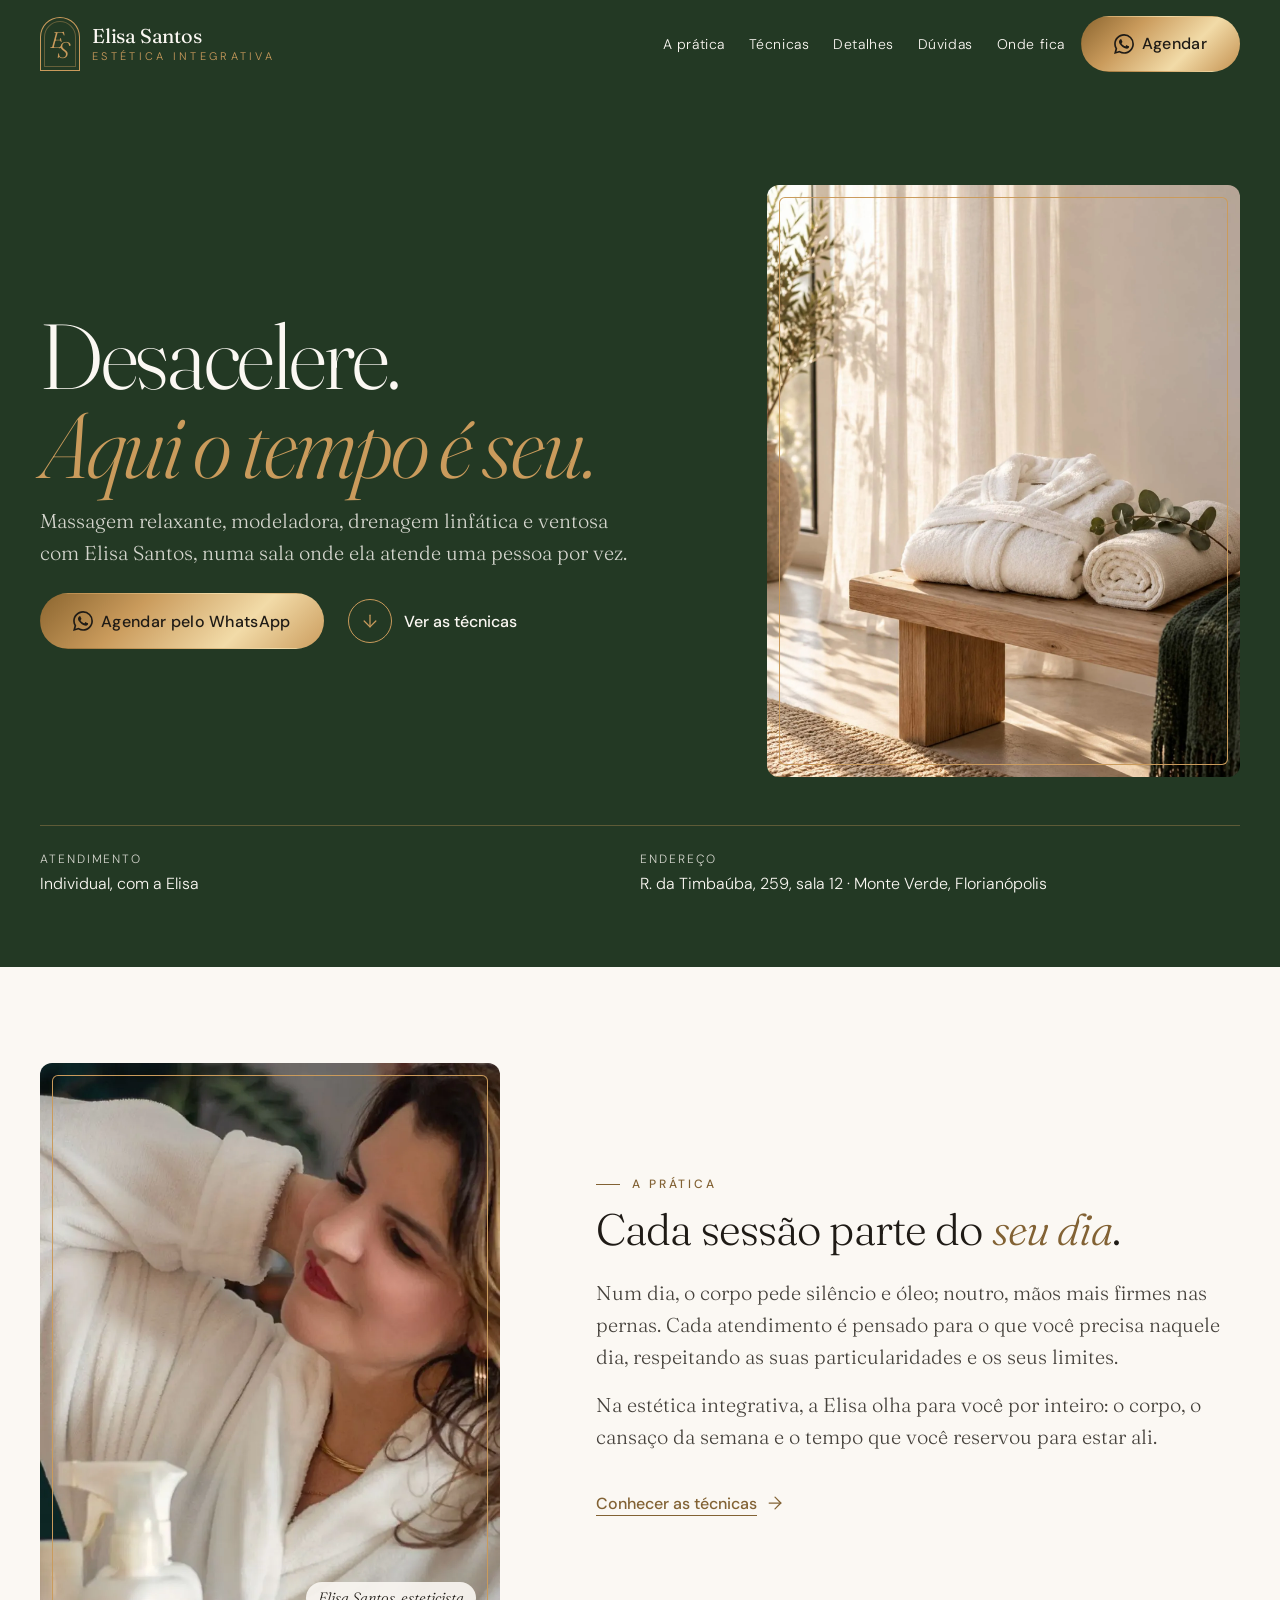
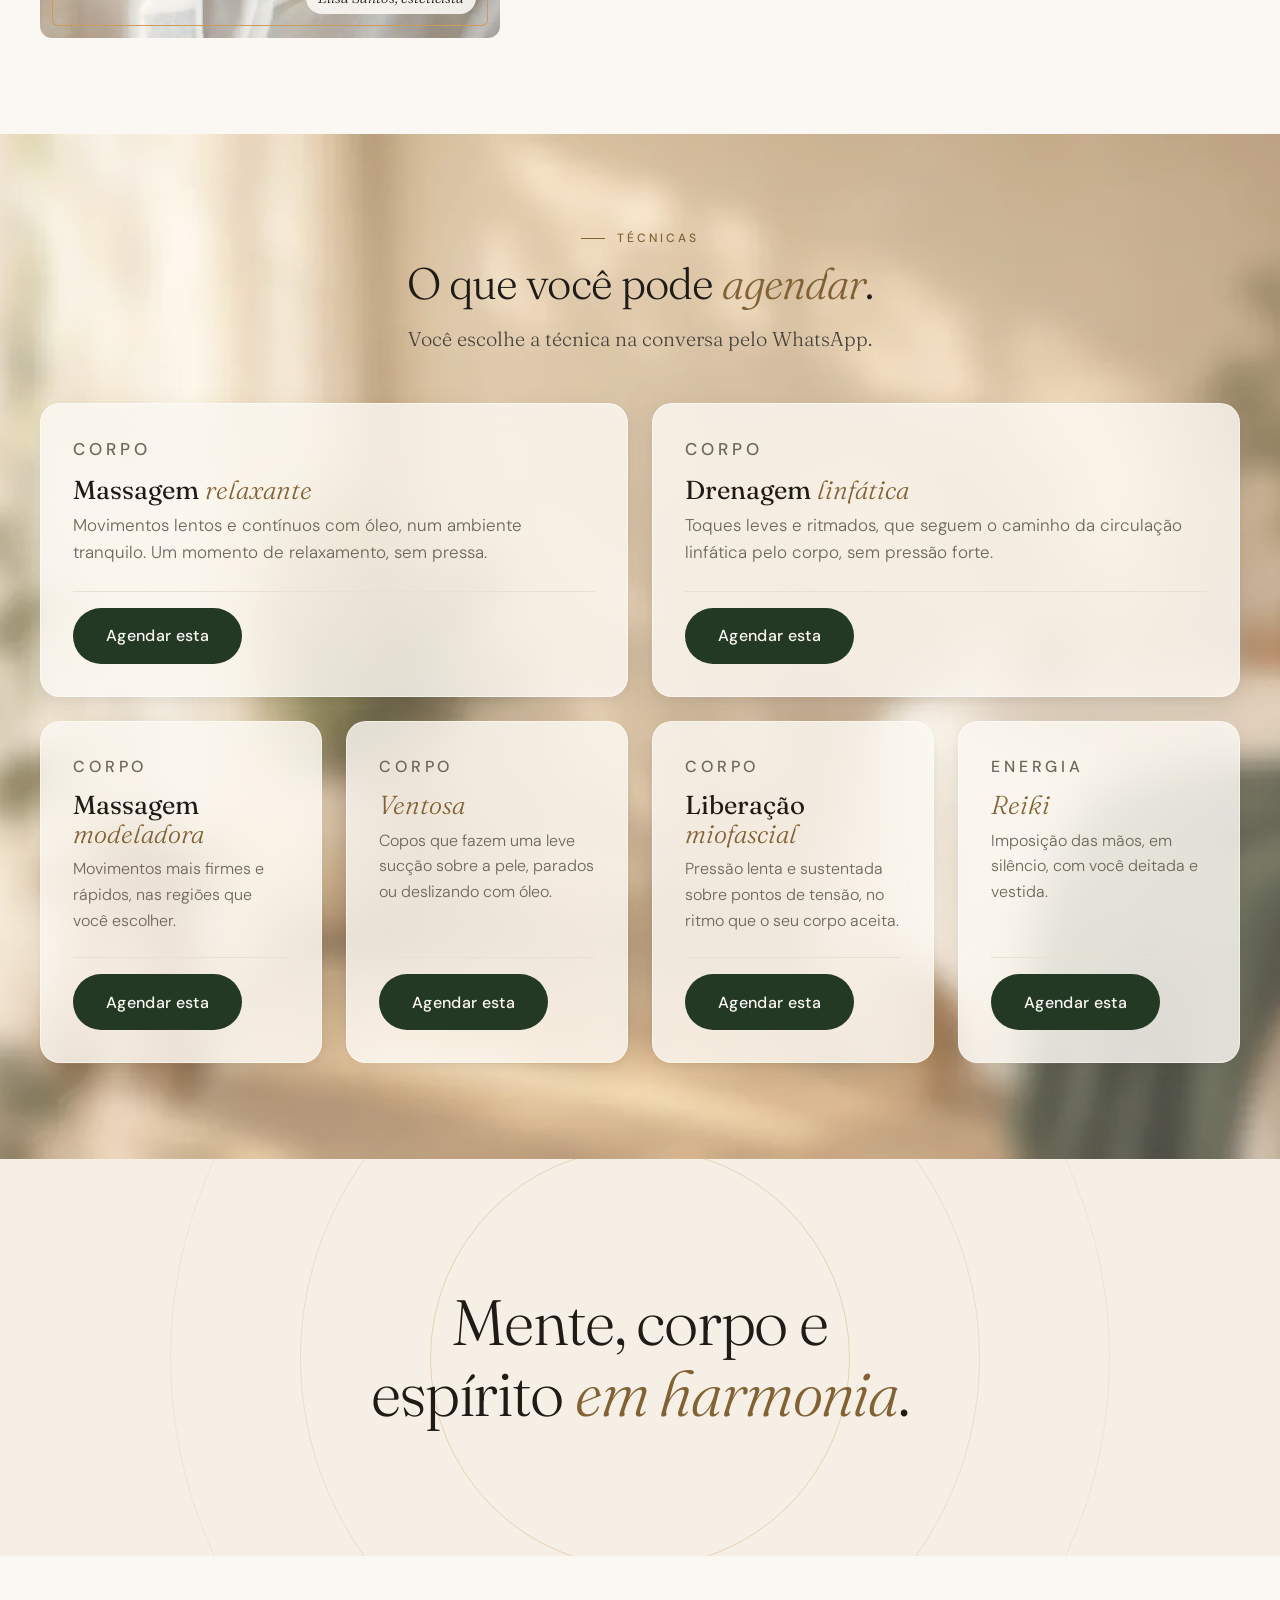
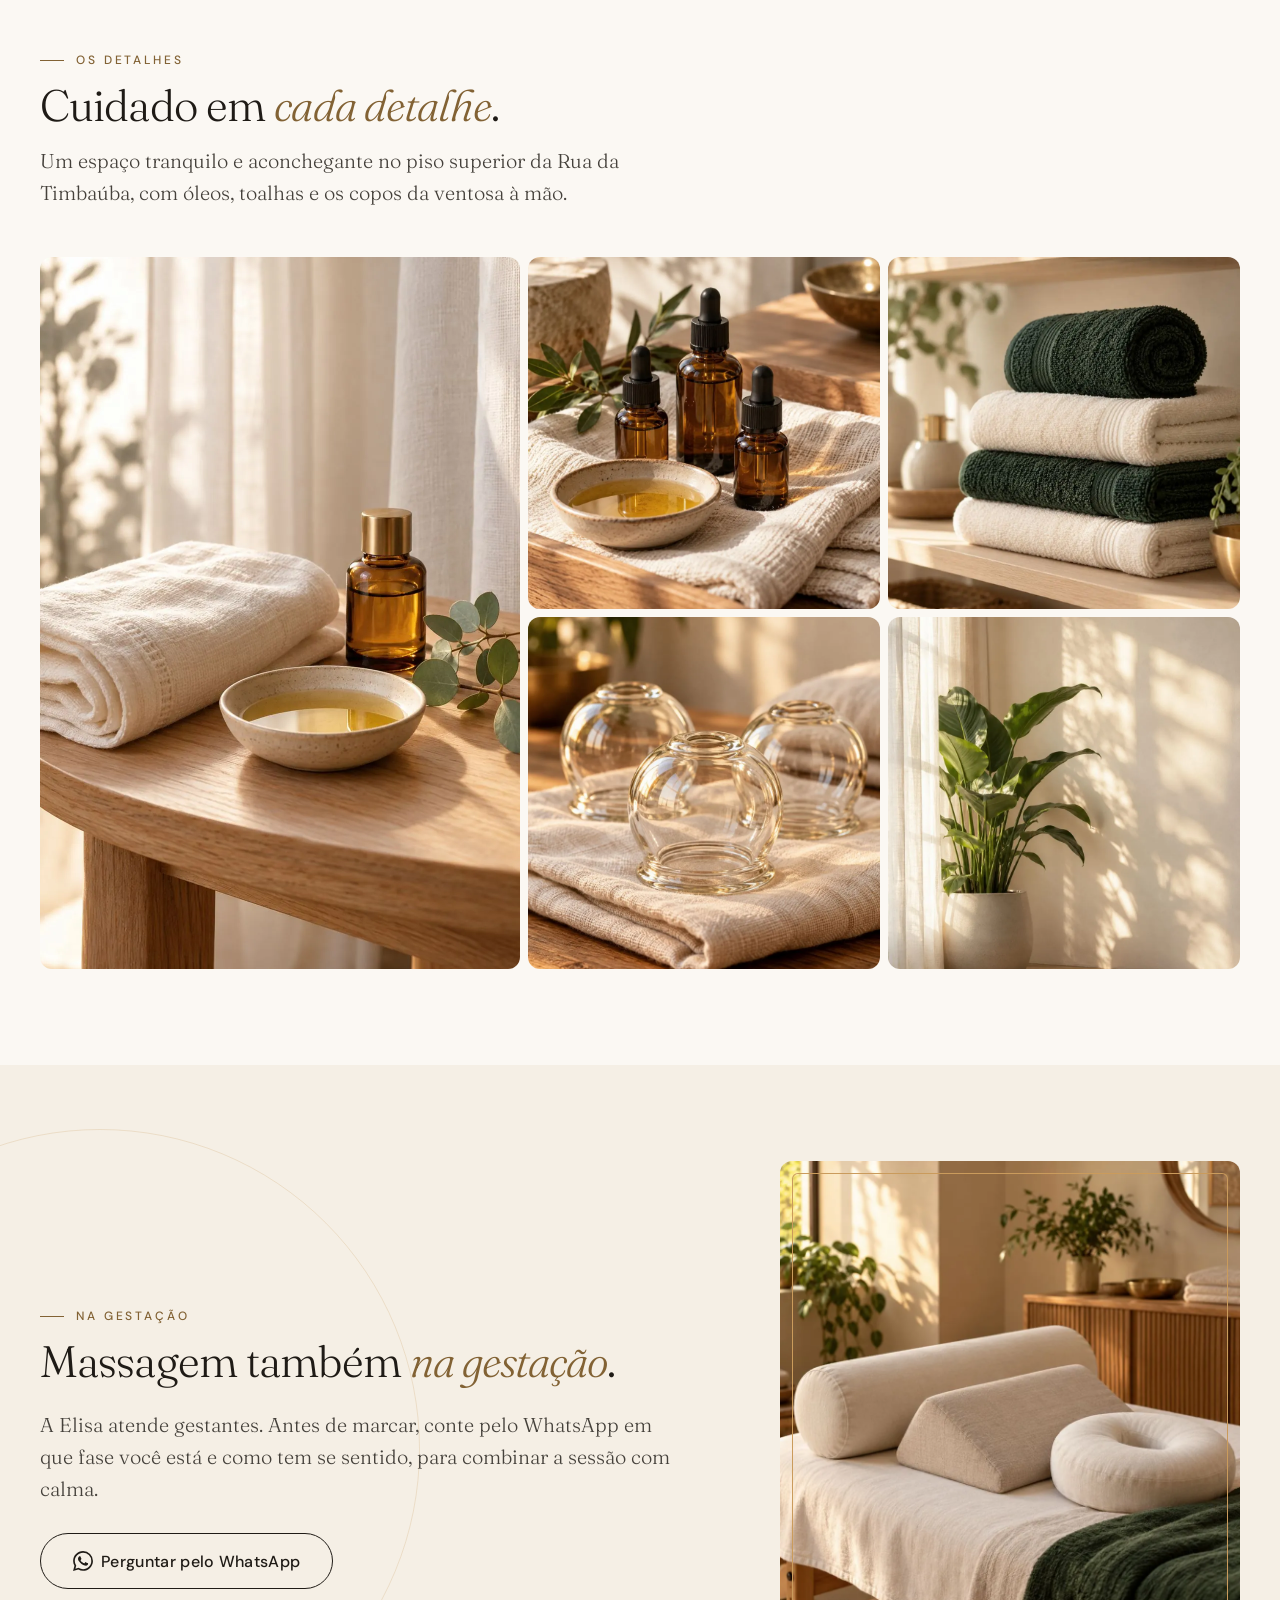
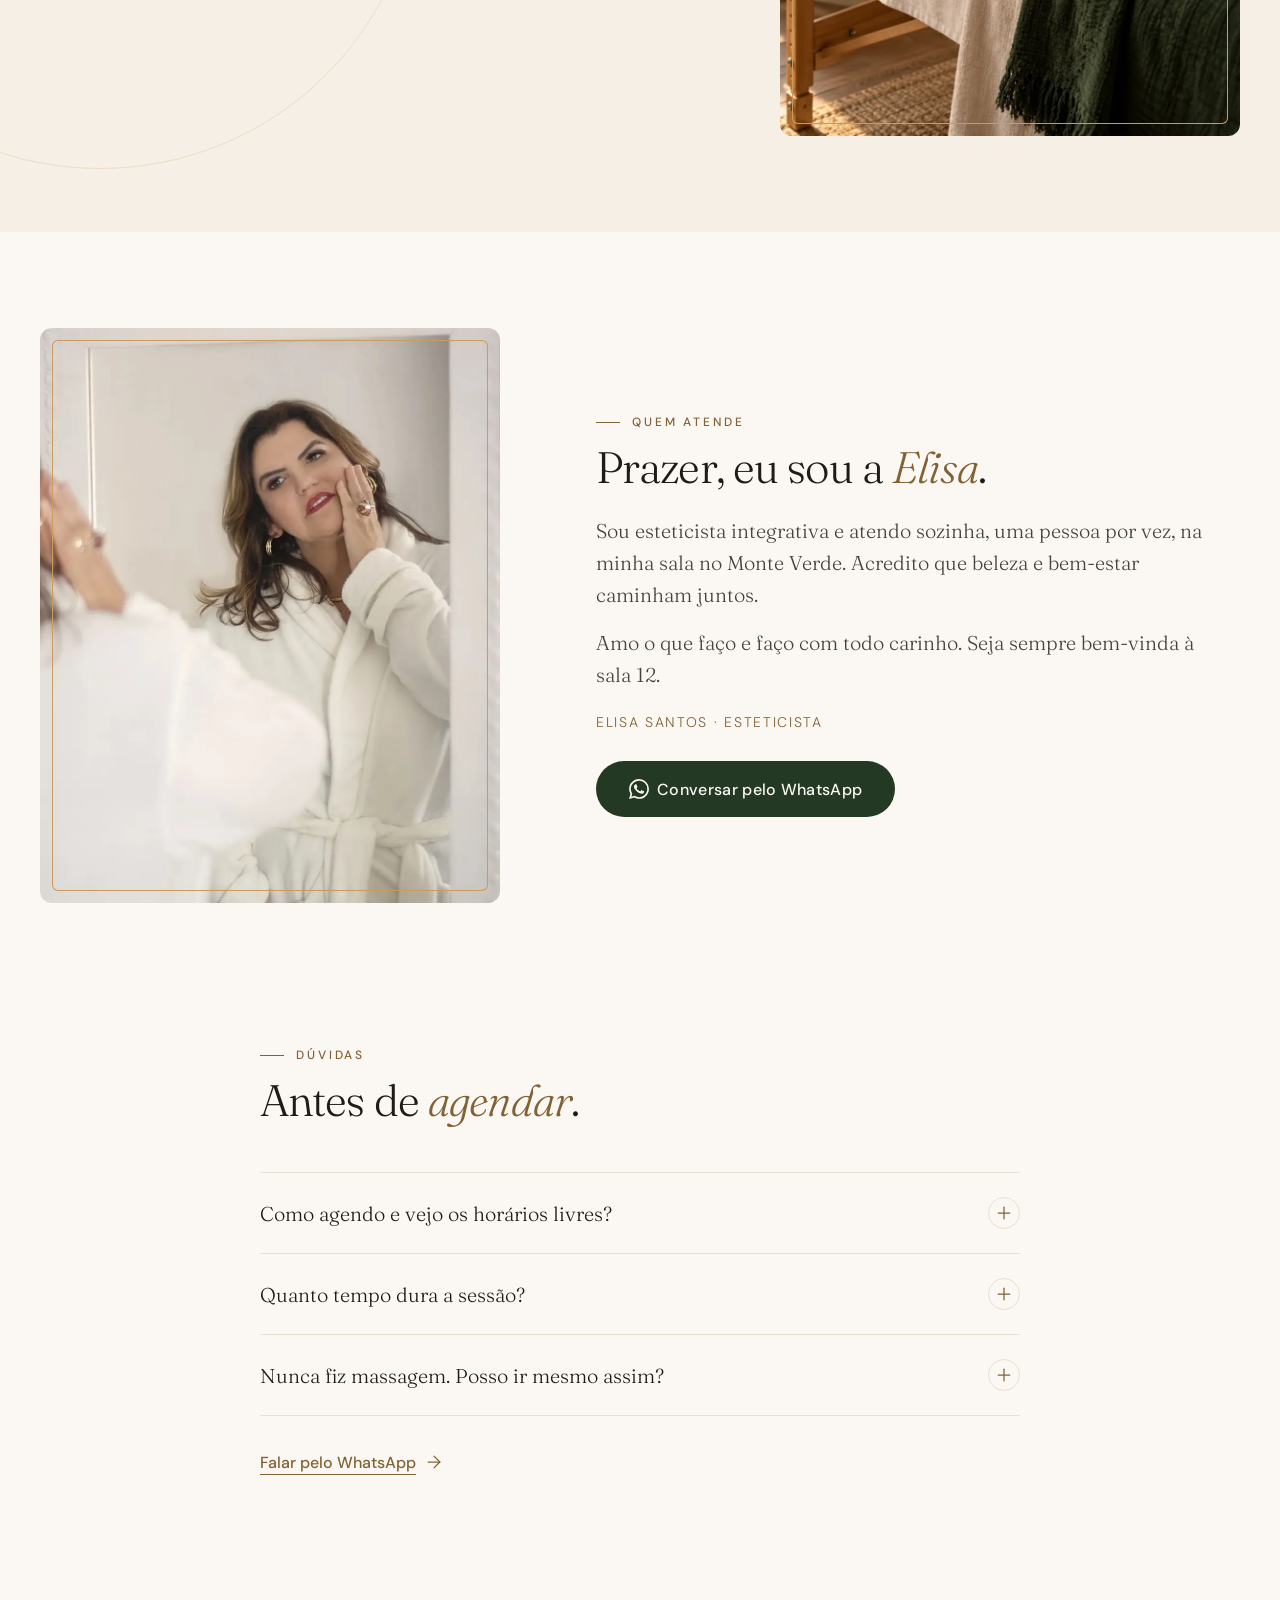
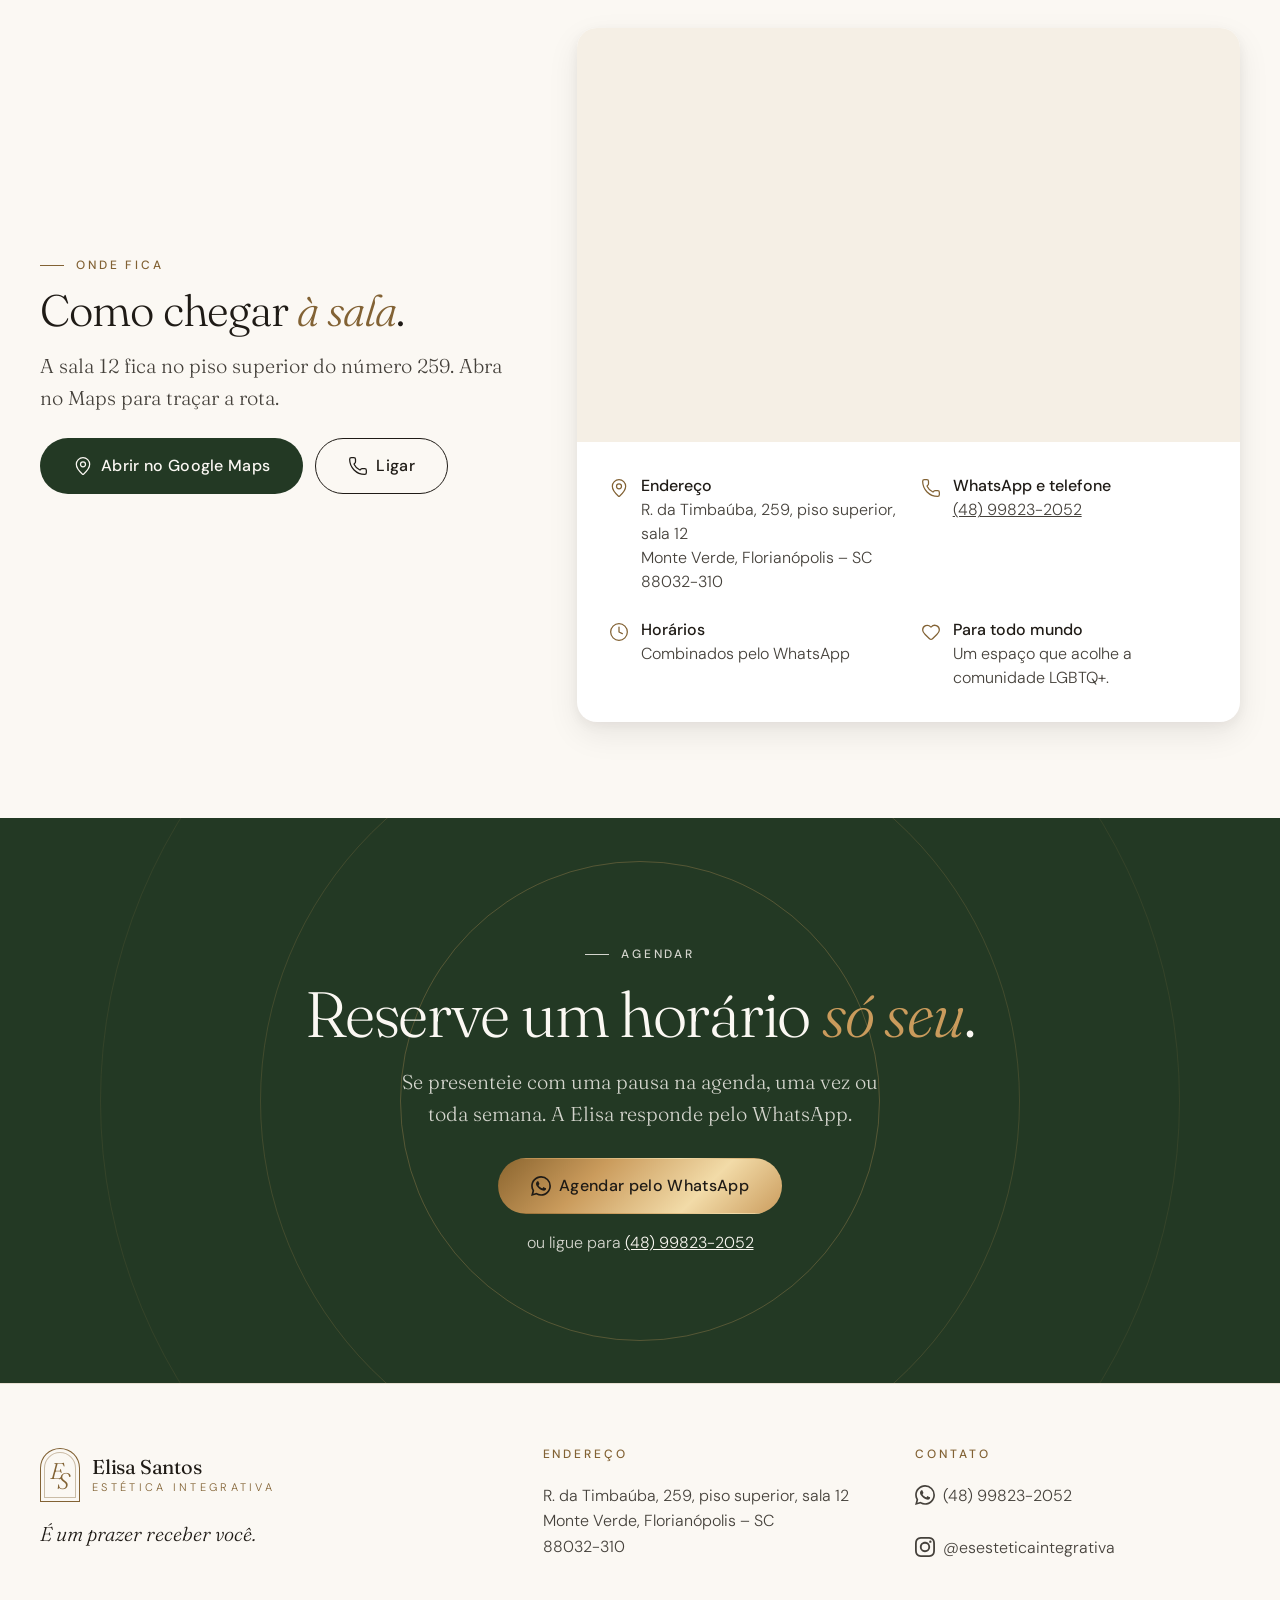
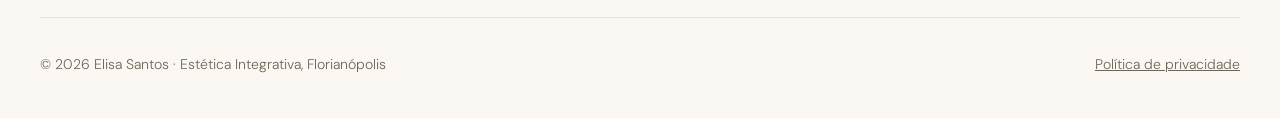
<file: index.html>
<!DOCTYPE html>
<html lang="pt-BR">
<head>
<meta charset="UTF-8">
<meta name="viewport" content="width=device-width, initial-scale=1">
<!-- PRÉ-VENDA: não remover até o Armin fechar a venda -->
<meta name="robots" content="noindex, nofollow">
<title>Esteticista no Monte Verde, Florianópolis | Elisa Santos</title>
<meta name="description" content="Massagem relaxante, modeladora, drenagem linfática, ventosa e Reiki com Elisa Santos, no Monte Verde, Florianópolis. Agende pelo WhatsApp.">
<meta property="og:title" content="Esteticista no Monte Verde, Florianópolis | Elisa Santos">
<meta property="og:description" content="Massagem relaxante, modeladora, drenagem linfática, ventosa e Reiki com Elisa Santos, no Monte Verde, Florianópolis. Agende pelo WhatsApp.">
<meta property="og:type" content="website">
<meta property="og:locale" content="pt_BR">
<meta property="og:url" content="https://infomediamethods-sys.github.io/elisa-santos-esteticista/">
<meta property="og:image" content="https://infomediamethods-sys.github.io/elisa-santos-esteticista/assets/img/og-elisa.jpg">
<meta name="theme-color" content="#233924">
<link rel="icon" href="data:image/svg+xml,%3Csvg xmlns='http://www.w3.org/2000/svg' viewBox='0 0 64 64'%3E%3Ccircle cx='32' cy='32' r='31' fill='%23233924'/%3E%3Ccircle cx='32' cy='32' r='27' fill='none' stroke='%23CA9B5C' stroke-width='1.5'/%3E%3Ctext x='32' y='41' text-anchor='middle' font-family='Georgia,serif' font-style='italic' font-size='26' fill='%23CA9B5C'%3EES%3C/text%3E%3C/svg%3E">
<link rel="preconnect" href="https://fonts.googleapis.com">
<link rel="preconnect" href="https://fonts.gstatic.com" crossorigin>
<link href="https://fonts.googleapis.com/css2?family=DM+Sans:opsz,wght@9..40,400;9..40,500&family=Fraunces:ital,opsz,wght@0,9..144,300;0,9..144,400;1,9..144,300&display=swap" rel="stylesheet">
<link rel="preload" as="image" media="(max-width: 899px)" imagesrcset="assets/img/heroi-roupao-celular-480.webp 480w, assets/img/heroi-roupao-celular-960.webp 960w" imagesizes="100vw">
<link rel="stylesheet" href="assets/css/base.css">
<link rel="stylesheet" href="assets/css/style.css">
<script type="application/ld+json">
{
  "@context": "https://schema.org",
  "@graph": [
    {
      "@type": "HealthAndBeautyBusiness",
      "@id": "https://infomediamethods-sys.github.io/elisa-santos-esteticista/#negocio",
      "name": "ES Estética Integrativa",
      "url": "https://infomediamethods-sys.github.io/elisa-santos-esteticista/",
      "image": "https://infomediamethods-sys.github.io/elisa-santos-esteticista/assets/img/og-elisa.jpg",
      "telephone": "+55 48 99823-2052",
      "address": {
        "@type": "PostalAddress",
        "streetAddress": "R. da Timbaúba, 259, piso superior, sala 12",
        "addressLocality": "Florianópolis",
        "addressRegion": "SC",
        "postalCode": "88032-310",
        "addressCountry": "BR"
      },
      "geo": { "@type": "GeoCoordinates", "latitude": -27.5567726, "longitude": -48.4960085 },
      "sameAs": ["https://www.instagram.com/esesteticaintegrativa/"],
      "founder": { "@id": "https://infomediamethods-sys.github.io/elisa-santos-esteticista/#elisa" }
    },
    {
      "@type": "Person",
      "@id": "https://infomediamethods-sys.github.io/elisa-santos-esteticista/#elisa",
      "name": "Elisa Santos",
      "jobTitle": "Esteticista",
      "worksFor": { "@id": "https://infomediamethods-sys.github.io/elisa-santos-esteticista/#negocio" }
    }
  ]
}
</script>
</head>
<body>
<a class="pular-conteudo" href="#conteudo">Pular para o conteúdo</a>

<header class="cabecalho" data-header>
  <div class="container cabecalho__linha">
    <a class="marca" href="#inicio" aria-label="Elisa Santos, Estética Integrativa, início">
      <span class="mono" aria-hidden="true"><span class="mono__e">E</span><span class="mono__s">S</span></span>
      <span class="marca__nome"><span class="marca__nome-principal">Elisa Santos</span><span class="marca__nome-sub">Estética Integrativa</span></span>
    </a>
    <nav class="cabecalho__nav" aria-label="Principal">
      <ul role="list">
        <li><a href="#pratica">A prática</a></li>
        <li><a href="#tecnicas">Técnicas</a></li>
        <li><a href="#detalhes">Detalhes</a></li>
        <li><a href="#duvidas">Dúvidas</a></li>
        <li><a href="#onde-fica">Onde fica</a></li>
      </ul>
    </nav>
    <a class="botao botao--ouro cabecalho__cta" href="https://wa.me/5548998232052?text=Ol%C3%A1%2C%20Elisa%21%20Vim%20pelo%20site%20e%20gostaria%20de%20agendar%20um%20hor%C3%A1rio."><svg class="icone icone--marca" width="24" height="24" fill="currentColor" aria-hidden="true" focusable="false" role="img" viewBox="0 0 24 24" xmlns="http://www.w3.org/2000/svg"><path d="M17.472 14.382c-.297-.149-1.758-.867-2.03-.967-.273-.099-.471-.148-.67.15-.197.297-.767.966-.94 1.164-.173.199-.347.223-.644.075-.297-.15-1.255-.463-2.39-1.475-.883-.788-1.48-1.761-1.653-2.059-.173-.297-.018-.458.13-.606.134-.133.298-.347.446-.52.149-.174.198-.298.298-.497.099-.198.05-.371-.025-.52-.075-.149-.669-1.612-.916-2.207-.242-.579-.487-.5-.669-.51-.173-.008-.371-.01-.57-.01-.198 0-.52.074-.792.372-.272.297-1.04 1.016-1.04 2.479 0 1.462 1.065 2.875 1.213 3.074.149.198 2.096 3.2 5.077 4.487.709.306 1.262.489 1.694.625.712.227 1.36.195 1.871.118.571-.085 1.758-.719 2.006-1.413.248-.694.248-1.289.173-1.413-.074-.124-.272-.198-.57-.347m-5.421 7.403h-.004a9.87 9.87 0 01-5.031-1.378l-.361-.214-3.741.982.998-3.648-.235-.374a9.86 9.86 0 01-1.51-5.26c.001-5.45 4.436-9.884 9.888-9.884 2.64 0 5.122 1.03 6.988 2.898a9.825 9.825 0 012.893 6.994c-.003 5.45-4.437 9.884-9.885 9.884m8.413-18.297A11.815 11.815 0 0012.05 0C5.495 0 .16 5.335.157 11.892c0 2.096.547 4.142 1.588 5.945L.057 24l6.305-1.654a11.882 11.882 0 005.683 1.448h.005c6.554 0 11.89-5.335 11.893-11.893a11.821 11.821 0 00-3.48-8.413Z"/></svg><span>Agendar</span></a>
    <button class="cabecalho__menu" type="button" data-abrir-menu aria-expanded="false" aria-controls="menu-celular" aria-label="Abrir menu"><svg aria-hidden="true" focusable="false" class="icone icone--menu" xmlns="http://www.w3.org/2000/svg" width="24" height="24" viewBox="0 0 24 24" fill="none" stroke="currentColor" stroke-width="1.5" stroke-linecap="round" stroke-linejoin="round" ><path d="M4 5h16" /><path d="M4 12h16" /><path d="M4 19h16" /></svg></button>
  </div>
</header>

<nav class="menu-celular" id="menu-celular" aria-hidden="true" aria-label="Menu">
  <div class="menu-celular__painel">
    <button class="menu-celular__fechar" type="button" data-fechar-menu aria-label="Fechar menu"><svg aria-hidden="true" focusable="false" class="icone icone--x" xmlns="http://www.w3.org/2000/svg" width="24" height="24" viewBox="0 0 24 24" fill="none" stroke="currentColor" stroke-width="1.5" stroke-linecap="round" stroke-linejoin="round" ><path d="M18 6 6 18" /><path d="m6 6 12 12" /></svg></button>
    <ul class="menu-celular__lista" role="list">
      <li><a href="#pratica"><span>01.</span>A prática</a></li>
      <li><a href="#tecnicas"><span>02.</span>Técnicas</a></li>
      <li><a href="#detalhes"><span>03.</span>Detalhes</a></li>
      <li><a href="#duvidas"><span>04.</span>Dúvidas</a></li>
      <li><a href="#onde-fica"><span>05.</span>Onde fica</a></li>
    </ul>
    <div class="menu-celular__pe">
      <p class="menu-celular__frase">É um prazer ter você por aqui.</p>
      <a class="menu-celular__insta" href="https://www.instagram.com/esesteticaintegrativa/" target="_blank" rel="noopener"><svg class="icone icone--marca" width="24" height="24" fill="currentColor" aria-hidden="true" focusable="false" role="img" viewBox="0 0 24 24" xmlns="http://www.w3.org/2000/svg"><path d="M7.0301.084c-1.2768.0602-2.1487.264-2.911.5634-.7888.3075-1.4575.72-2.1228 1.3877-.6652.6677-1.075 1.3368-1.3802 2.127-.2954.7638-.4956 1.6365-.552 2.914-.0564 1.2775-.0689 1.6882-.0626 4.947.0062 3.2586.0206 3.6671.0825 4.9473.061 1.2765.264 2.1482.5635 2.9107.308.7889.72 1.4573 1.388 2.1228.6679.6655 1.3365 1.0743 2.1285 1.38.7632.295 1.6361.4961 2.9134.552 1.2773.056 1.6884.069 4.9462.0627 3.2578-.0062 3.668-.0207 4.9478-.0814 1.28-.0607 2.147-.2652 2.9098-.5633.7889-.3086 1.4578-.72 2.1228-1.3881.665-.6682 1.0745-1.3378 1.3795-2.1284.2957-.7632.4966-1.636.552-2.9124.056-1.2809.0692-1.6898.063-4.948-.0063-3.2583-.021-3.6668-.0817-4.9465-.0607-1.2797-.264-2.1487-.5633-2.9117-.3084-.7889-.72-1.4568-1.3876-2.1228C21.2982 1.33 20.628.9208 19.8378.6165 19.074.321 18.2017.1197 16.9244.0645 15.6471.0093 15.236-.005 11.977.0014 8.718.0076 8.31.0215 7.0301.0839m.1402 21.6932c-1.17-.0509-1.8053-.2453-2.2287-.408-.5606-.216-.96-.4771-1.3819-.895-.422-.4178-.6811-.8186-.9-1.378-.1644-.4234-.3624-1.058-.4171-2.228-.0595-1.2645-.072-1.6442-.079-4.848-.007-3.2037.0053-3.583.0607-4.848.05-1.169.2456-1.805.408-2.2282.216-.5613.4762-.96.895-1.3816.4188-.4217.8184-.6814 1.3783-.9003.423-.1651 1.0575-.3614 2.227-.4171 1.2655-.06 1.6447-.072 4.848-.079 3.2033-.007 3.5835.005 4.8495.0608 1.169.0508 1.8053.2445 2.228.408.5608.216.96.4754 1.3816.895.4217.4194.6816.8176.9005 1.3787.1653.4217.3617 1.056.4169 2.2263.0602 1.2655.0739 1.645.0796 4.848.0058 3.203-.0055 3.5834-.061 4.848-.051 1.17-.245 1.8055-.408 2.2294-.216.5604-.4763.96-.8954 1.3814-.419.4215-.8181.6811-1.3783.9-.4224.1649-1.0577.3617-2.2262.4174-1.2656.0595-1.6448.072-4.8493.079-3.2045.007-3.5825-.006-4.848-.0608M16.953 5.5864A1.44 1.44 0 1 0 18.39 4.144a1.44 1.44 0 0 0-1.437 1.4424M5.8385 12.012c.0067 3.4032 2.7706 6.1557 6.173 6.1493 3.4026-.0065 6.157-2.7701 6.1506-6.1733-.0065-3.4032-2.771-6.1565-6.174-6.1498-3.403.0067-6.156 2.771-6.1496 6.1738M8 12.0077a4 4 0 1 1 4.008 3.9921A3.9996 3.9996 0 0 1 8 12.0077"/></svg><span>@esesteticaintegrativa</span></a>
      <a class="botao botao--ouro" href="https://wa.me/5548998232052?text=Ol%C3%A1%2C%20Elisa%21%20Vim%20pelo%20site%20e%20gostaria%20de%20agendar%20um%20hor%C3%A1rio."><svg class="icone icone--marca" width="24" height="24" fill="currentColor" aria-hidden="true" focusable="false" role="img" viewBox="0 0 24 24" xmlns="http://www.w3.org/2000/svg"><path d="M17.472 14.382c-.297-.149-1.758-.867-2.03-.967-.273-.099-.471-.148-.67.15-.197.297-.767.966-.94 1.164-.173.199-.347.223-.644.075-.297-.15-1.255-.463-2.39-1.475-.883-.788-1.48-1.761-1.653-2.059-.173-.297-.018-.458.13-.606.134-.133.298-.347.446-.52.149-.174.198-.298.298-.497.099-.198.05-.371-.025-.52-.075-.149-.669-1.612-.916-2.207-.242-.579-.487-.5-.669-.51-.173-.008-.371-.01-.57-.01-.198 0-.52.074-.792.372-.272.297-1.04 1.016-1.04 2.479 0 1.462 1.065 2.875 1.213 3.074.149.198 2.096 3.2 5.077 4.487.709.306 1.262.489 1.694.625.712.227 1.36.195 1.871.118.571-.085 1.758-.719 2.006-1.413.248-.694.248-1.289.173-1.413-.074-.124-.272-.198-.57-.347m-5.421 7.403h-.004a9.87 9.87 0 01-5.031-1.378l-.361-.214-3.741.982.998-3.648-.235-.374a9.86 9.86 0 01-1.51-5.26c.001-5.45 4.436-9.884 9.888-9.884 2.64 0 5.122 1.03 6.988 2.898a9.825 9.825 0 012.893 6.994c-.003 5.45-4.437 9.884-9.885 9.884m8.413-18.297A11.815 11.815 0 0012.05 0C5.495 0 .16 5.335.157 11.892c0 2.096.547 4.142 1.588 5.945L.057 24l6.305-1.654a11.882 11.882 0 005.683 1.448h.005c6.554 0 11.89-5.335 11.893-11.893a11.821 11.821 0 00-3.48-8.413Z"/></svg><span>Agendar pelo WhatsApp</span></a>
    </div>
  </div>
</nav>

<main id="conteudo">
  <section class="heroi" id="inicio" data-heroi>
    <div class="container heroi__grade">
      <div class="heroi__texto">
        <h1 class="heroi__titulo heroi__item" style="--i:1">Desacelere. <em>Aqui o tempo é&nbsp;seu.</em></h1>
        <p class="heroi__apoio heroi__item" style="--i:2">Massagem relaxante, modeladora, drenagem linfática e ventosa com Elisa Santos, numa sala onde ela atende uma pessoa por vez.</p>
        <div class="heroi__acoes heroi__item" style="--i:3">
          <a class="botao botao--ouro" href="https://wa.me/5548998232052?text=Ol%C3%A1%2C%20Elisa%21%20Vim%20pelo%20site%20e%20gostaria%20de%20agendar%20um%20hor%C3%A1rio."><svg class="icone icone--marca" width="24" height="24" fill="currentColor" aria-hidden="true" focusable="false" role="img" viewBox="0 0 24 24" xmlns="http://www.w3.org/2000/svg"><path d="M17.472 14.382c-.297-.149-1.758-.867-2.03-.967-.273-.099-.471-.148-.67.15-.197.297-.767.966-.94 1.164-.173.199-.347.223-.644.075-.297-.15-1.255-.463-2.39-1.475-.883-.788-1.48-1.761-1.653-2.059-.173-.297-.018-.458.13-.606.134-.133.298-.347.446-.52.149-.174.198-.298.298-.497.099-.198.05-.371-.025-.52-.075-.149-.669-1.612-.916-2.207-.242-.579-.487-.5-.669-.51-.173-.008-.371-.01-.57-.01-.198 0-.52.074-.792.372-.272.297-1.04 1.016-1.04 2.479 0 1.462 1.065 2.875 1.213 3.074.149.198 2.096 3.2 5.077 4.487.709.306 1.262.489 1.694.625.712.227 1.36.195 1.871.118.571-.085 1.758-.719 2.006-1.413.248-.694.248-1.289.173-1.413-.074-.124-.272-.198-.57-.347m-5.421 7.403h-.004a9.87 9.87 0 01-5.031-1.378l-.361-.214-3.741.982.998-3.648-.235-.374a9.86 9.86 0 01-1.51-5.26c.001-5.45 4.436-9.884 9.888-9.884 2.64 0 5.122 1.03 6.988 2.898a9.825 9.825 0 012.893 6.994c-.003 5.45-4.437 9.884-9.885 9.884m8.413-18.297A11.815 11.815 0 0012.05 0C5.495 0 .16 5.335.157 11.892c0 2.096.547 4.142 1.588 5.945L.057 24l6.305-1.654a11.882 11.882 0 005.683 1.448h.005c6.554 0 11.89-5.335 11.893-11.893a11.821 11.821 0 00-3.48-8.413Z"/></svg><span>Agendar pelo WhatsApp</span></a>
          <a class="heroi__secundario" href="#tecnicas"><span class="circulo"><svg aria-hidden="true" focusable="false" class="icone icone--arrow-down" xmlns="http://www.w3.org/2000/svg" width="24" height="24" viewBox="0 0 24 24" fill="none" stroke="currentColor" stroke-width="1.5" stroke-linecap="round" stroke-linejoin="round" ><path d="M12 5v14" /><path d="m19 12-7 7-7-7" /></svg></span>Ver as técnicas</a>
        </div>
      </div>
      <figure class="heroi__foto moldura heroi__item" style="--i:2">
        <picture>
  <source type="image/webp" media="(max-width: 899px)" srcset="assets/img/heroi-roupao-celular-480.webp 480w, assets/img/heroi-roupao-celular-960.webp 960w" sizes="100vw">
  <source type="image/webp" srcset="assets/img/heroi-roupao-960.webp 960w, assets/img/heroi-roupao-1600.webp 1600w" sizes="100vw">
  <img src="assets/img/heroi-roupao-960.jpg" width="1600" height="2000" alt="Roupão branco dobrado e toalha enrolada sobre um banco de madeira, com a luz da tarde atravessando a cortina" decoding="async" fetchpriority="high">
</picture>
      </figure>
    </div>
    <div class="container">
      <ul class="confianca" role="list">
        <li class="mov mov--fade"><span class="confianca__rotulo">Atendimento</span><span class="confianca__dado">Individual, com a Elisa</span></li>
        <li class="mov mov--fade"><span class="confianca__rotulo">Endereço</span><span class="confianca__dado">R. da Timbaúba, 259, sala 12 · Monte Verde, Florianópolis</span></li>
      </ul>
    </div>
  </section>

  <section class="secao pratica" id="pratica">
    <div class="container split">
      <figure class="split__foto moldura mov mov--esq">
        <picture>
  <source type="image/webp" media="(max-width: 899px)" srcset="assets/img/pratica-elisa-roupao-480.webp 480w, assets/img/pratica-elisa-roupao-960.webp 960w" sizes="100vw">
  <source type="image/webp" srcset="assets/img/pratica-elisa-roupao-960.webp 960w" sizes="50vw">
  <img src="assets/img/pratica-elisa-roupao-960.jpg" width="880" height="1100" alt="Elisa Santos de roupão branco, de perfil, com a mão na nuca e frascos de cosméticos em primeiro plano" decoding="async">
</picture>
        <figcaption class="split__legenda">Elisa Santos, esteticista</figcaption>
      </figure>
      <div class="split__texto mov mov--dir">
        <p class="eyebrow">A prática</p>
        <h2>Cada sessão parte do <em>seu dia</em>.</h2>
        <div class="texto">
          <p>Num dia, o corpo pede silêncio e óleo; noutro, mãos mais firmes nas pernas. Cada atendimento é pensado para o que você precisa naquele dia, respeitando as suas particularidades e os seus limites.</p>
          <p>Na estética integrativa, a Elisa olha para você por inteiro: o corpo, o cansaço da semana e o tempo que você reservou para estar ali.</p>
        </div>
        <a class="link-seta" href="#tecnicas">Conhecer as técnicas<svg aria-hidden="true" focusable="false" class="icone icone--arrow-right" xmlns="http://www.w3.org/2000/svg" width="24" height="24" viewBox="0 0 24 24" fill="none" stroke="currentColor" stroke-width="1.5" stroke-linecap="round" stroke-linejoin="round" ><path d="M5 12h14" /><path d="m12 5 7 7-7 7" /></svg></a>
      </div>
    </div>
  </section>

  <section class="secao tecnicas" id="tecnicas">
    <div class="tecnicas__fundo" aria-hidden="true">
      <picture>
  <source type="image/webp" media="(max-width: 899px)" srcset="assets/img/tecnicas-fundo-480.webp 480w, assets/img/tecnicas-fundo-960.webp 960w" sizes="100vw">
  <source type="image/webp" srcset="assets/img/tecnicas-fundo-960.webp 960w, assets/img/tecnicas-fundo-1600.webp 1600w" sizes="50vw">
  <img src="assets/img/tecnicas-fundo-960.jpg" width="1600" height="1067" alt="" decoding="async">
</picture>
    </div>
    <div class="container">
      <div class="cabeca cabeca--centro mov mov--subir">
        <p class="eyebrow eyebrow--centro">Técnicas</p>
        <h2>O que você pode <em>agendar</em>.</h2>
        <p>Você escolhe a técnica na conversa pelo WhatsApp.</p>
      </div>
      <ul class="tecnicas__grade" role="list">
        <li class="grande mov mov--escala">
          <article class="cartao cartao--grande">
            <p class="cartao__rotulo">CORPO</p>
            <h3>Massagem <em>relaxante</em></h3>
            <p>Movimentos lentos e contínuos com óleo, num ambiente tranquilo. Um momento de relaxamento, sem pressa.</p>
            <div class="cartao__pe"><a class="botao botao--escuro" href="https://wa.me/5548998232052?text=Ol%C3%A1%2C%20Elisa%21%20Vim%20pelo%20site%20e%20gostaria%20de%20agendar%20massagem%20relaxante." aria-label="Agendar massagem relaxante pelo WhatsApp">Agendar esta</a></div>
          </article>
        </li>
        <li class="grande mov mov--escala">
          <article class="cartao cartao--grande">
            <p class="cartao__rotulo">CORPO</p>
            <h3>Drenagem <em>linfática</em></h3>
            <p>Toques leves e ritmados, que seguem o caminho da circulação linfática pelo corpo, sem pressão forte.</p>
            <div class="cartao__pe"><a class="botao botao--escuro" href="https://wa.me/5548998232052?text=Ol%C3%A1%2C%20Elisa%21%20Vim%20pelo%20site%20e%20gostaria%20de%20agendar%20drenagem%20linf%C3%A1tica." aria-label="Agendar drenagem linfática pelo WhatsApp">Agendar esta</a></div>
          </article>
        </li>
        <li class="pequeno mov mov--escala">
          <article class="cartao">
            <p class="cartao__rotulo">CORPO</p>
            <h3>Massagem <em>modeladora</em></h3>
            <p>Movimentos mais firmes e rápidos, nas regiões que você escolher.</p>
            <div class="cartao__pe"><a class="botao botao--escuro" href="https://wa.me/5548998232052?text=Ol%C3%A1%2C%20Elisa%21%20Vim%20pelo%20site%20e%20gostaria%20de%20agendar%20massagem%20modeladora." aria-label="Agendar massagem modeladora pelo WhatsApp">Agendar esta</a></div>
          </article>
        </li>
        <li class="pequeno mov mov--escala">
          <article class="cartao">
            <p class="cartao__rotulo">CORPO</p>
            <h3><em>Ventosa</em></h3>
            <p>Copos que fazem uma leve sucção sobre a pele, parados ou deslizando com óleo.</p>
            <div class="cartao__pe"><a class="botao botao--escuro" href="https://wa.me/5548998232052?text=Ol%C3%A1%2C%20Elisa%21%20Vim%20pelo%20site%20e%20gostaria%20de%20agendar%20ventosa." aria-label="Agendar ventosa pelo WhatsApp">Agendar esta</a></div>
          </article>
        </li>
        <li class="pequeno mov mov--escala">
          <article class="cartao">
            <p class="cartao__rotulo">CORPO</p>
            <h3>Liberação <em>miofascial</em></h3>
            <p>Pressão lenta e sustentada sobre pontos de tensão, no ritmo que o seu corpo aceita.</p>
            <div class="cartao__pe"><a class="botao botao--escuro" href="https://wa.me/5548998232052?text=Ol%C3%A1%2C%20Elisa%21%20Vim%20pelo%20site%20e%20gostaria%20de%20agendar%20libera%C3%A7%C3%A3o%20miofascial." aria-label="Agendar liberação miofascial pelo WhatsApp">Agendar esta</a></div>
          </article>
        </li>
        <li class="pequeno mov mov--escala">
          <article class="cartao">
            <p class="cartao__rotulo">ENERGIA</p>
            <h3><em>Reiki</em></h3>
            <p>Imposição das mãos, em silêncio, com você deitada e vestida.</p>
            <div class="cartao__pe"><a class="botao botao--escuro" href="https://wa.me/5548998232052?text=Ol%C3%A1%2C%20Elisa%21%20Vim%20pelo%20site%20e%20gostaria%20de%20agendar%20Reiki." aria-label="Agendar Reiki pelo WhatsApp">Agendar esta</a></div>
          </article>
        </li>
      </ul>
    </div>
  </section>

  <section class="secao frase" aria-label="Frase">
    <span class="frase__circulo" aria-hidden="true"></span>
    <div class="container">
      <h2 class="mov mov--subir">Mente, corpo e espírito <em>em harmonia</em>.</h2>
    </div>
  </section>

  <section class="secao detalhes" id="detalhes">
    <div class="container">
      <div class="cabeca mov mov--subir">
        <p class="eyebrow">Os detalhes</p>
        <h2>Cuidado em <em>cada detalhe</em>.</h2>
        <p class="texto">Um espaço tranquilo e aconchegante no piso superior da Rua da Timbaúba, com óleos, toalhas e os copos da ventosa à mão.</p>
      </div>
      <div class="mosaico">
        <figure class="mosaico__item mosaico__item--grande mov mov--subir">
          <picture>
  <source type="image/webp" media="(max-width: 899px)" srcset="assets/img/espaco-linho-oleo-480.webp 480w, assets/img/espaco-linho-oleo-960.webp 960w" sizes="100vw">
  <source type="image/webp" srcset="assets/img/espaco-linho-oleo-960.webp 960w" sizes="50vw">
  <img src="assets/img/espaco-linho-oleo-960.jpg" width="960" height="1440" alt="Toalha de linho dobrada, frasco de óleo e tigela de cerâmica com óleo numa mesinha de madeira" decoding="async" loading="lazy">
</picture>
          <figcaption>Linho e óleo</figcaption>
        </figure>
        <figure class="mosaico__item mov mov--subir">
          <picture>
  <source type="image/webp" media="(max-width: 899px)" srcset="assets/img/espaco-oleos-480.webp 480w, assets/img/espaco-oleos-960.webp 960w" sizes="100vw">
  <source type="image/webp" srcset="assets/img/espaco-oleos-960.webp 960w" sizes="50vw">
  <img src="assets/img/espaco-oleos-960.jpg" width="960" height="1200" alt="Frascos âmbar de óleo e uma tigela de cerâmica sobre uma toalha de linho" decoding="async" loading="lazy">
</picture>
          <figcaption>Óleos</figcaption>
        </figure>
        <figure class="mosaico__item mov mov--subir">
          <picture>
  <source type="image/webp" media="(max-width: 899px)" srcset="assets/img/espaco-toalhas-480.webp 480w, assets/img/espaco-toalhas-960.webp 960w" sizes="100vw">
  <source type="image/webp" srcset="assets/img/espaco-toalhas-960.webp 960w" sizes="50vw">
  <img src="assets/img/espaco-toalhas-960.jpg" width="960" height="1200" alt="Toalhas creme e verdes dobradas numa prateleira de madeira" decoding="async" loading="lazy">
</picture>
          <figcaption>Toalhas</figcaption>
        </figure>
        <figure class="mosaico__item mov mov--subir">
          <picture>
  <source type="image/webp" media="(max-width: 899px)" srcset="assets/img/espaco-ventosas-vidro-480.webp 480w, assets/img/espaco-ventosas-vidro-960.webp 960w" sizes="100vw">
  <source type="image/webp" srcset="assets/img/espaco-ventosas-vidro-960.webp 960w" sizes="50vw">
  <img src="assets/img/espaco-ventosas-vidro-960.jpg" width="960" height="1200" alt="Copos de ventosa transparentes sobre um pano de linho" decoding="async" loading="lazy">
</picture>
          <figcaption>Copos de ventosa</figcaption>
        </figure>
        <figure class="mosaico__item mov mov--subir">
          <picture>
  <source type="image/webp" media="(max-width: 899px)" srcset="assets/img/espaco-planta-luz-480.webp 480w, assets/img/espaco-planta-luz-960.webp 960w" sizes="100vw">
  <source type="image/webp" srcset="assets/img/espaco-planta-luz-960.webp 960w" sizes="50vw">
  <img src="assets/img/espaco-planta-luz-960.jpg" width="960" height="1200" alt="Planta num vaso claro ao lado de uma cortina de linho iluminada" decoding="async" loading="lazy">
</picture>
          <figcaption>Luz da janela</figcaption>
        </figure>
      </div>
    </div>
  </section>

  <section class="secao gestacao" id="gestacao">
    <div class="container split split--invertido">
      <figure class="split__foto moldura mov mov--dir">
        <picture>
  <source type="image/webp" media="(max-width: 899px)" srcset="assets/img/gestacao-almofadas-480.webp 480w, assets/img/gestacao-almofadas-960.webp 960w" sizes="100vw">
  <source type="image/webp" srcset="assets/img/gestacao-almofadas-960.webp 960w" sizes="50vw">
  <img src="assets/img/gestacao-almofadas-960.jpg" width="1200" height="1500" alt="Maca com almofadas de apoio em linho e uma manta verde dobrada" decoding="async" loading="lazy">
</picture>
      </figure>
      <div class="split__texto mov mov--esq">
        <p class="eyebrow">Na gestação</p>
        <h2>Massagem também <em>na gestação</em>.</h2>
        <div class="texto">
          <p>A Elisa atende gestantes. Antes de marcar, conte pelo WhatsApp em que fase você está e como tem se sentido, para combinar a sessão com calma.</p>
        </div>
        <a class="botao botao--contorno" href="https://wa.me/5548998232052?text=Ol%C3%A1%2C%20Elisa%21%20Estou%20gestante%20e%20gostaria%20de%20saber%20sobre%20a%20massagem%20na%20gesta%C3%A7%C3%A3o."><svg class="icone icone--marca" width="24" height="24" fill="currentColor" aria-hidden="true" focusable="false" role="img" viewBox="0 0 24 24" xmlns="http://www.w3.org/2000/svg"><path d="M17.472 14.382c-.297-.149-1.758-.867-2.03-.967-.273-.099-.471-.148-.67.15-.197.297-.767.966-.94 1.164-.173.199-.347.223-.644.075-.297-.15-1.255-.463-2.39-1.475-.883-.788-1.48-1.761-1.653-2.059-.173-.297-.018-.458.13-.606.134-.133.298-.347.446-.52.149-.174.198-.298.298-.497.099-.198.05-.371-.025-.52-.075-.149-.669-1.612-.916-2.207-.242-.579-.487-.5-.669-.51-.173-.008-.371-.01-.57-.01-.198 0-.52.074-.792.372-.272.297-1.04 1.016-1.04 2.479 0 1.462 1.065 2.875 1.213 3.074.149.198 2.096 3.2 5.077 4.487.709.306 1.262.489 1.694.625.712.227 1.36.195 1.871.118.571-.085 1.758-.719 2.006-1.413.248-.694.248-1.289.173-1.413-.074-.124-.272-.198-.57-.347m-5.421 7.403h-.004a9.87 9.87 0 01-5.031-1.378l-.361-.214-3.741.982.998-3.648-.235-.374a9.86 9.86 0 01-1.51-5.26c.001-5.45 4.436-9.884 9.888-9.884 2.64 0 5.122 1.03 6.988 2.898a9.825 9.825 0 012.893 6.994c-.003 5.45-4.437 9.884-9.885 9.884m8.413-18.297A11.815 11.815 0 0012.05 0C5.495 0 .16 5.335.157 11.892c0 2.096.547 4.142 1.588 5.945L.057 24l6.305-1.654a11.882 11.882 0 005.683 1.448h.005c6.554 0 11.89-5.335 11.893-11.893a11.821 11.821 0 00-3.48-8.413Z"/></svg><span>Perguntar pelo WhatsApp</span></a>
      </div>
    </div>
  </section>

  <section class="secao quem-atende" id="quem-atende">
    <div class="container split">
      <figure class="split__foto split__foto--retrato moldura mov mov--esq">
        <picture>
  <source type="image/webp" media="(max-width: 899px)" srcset="assets/img/quem-atende-elisa-espelho-480.webp 480w, assets/img/quem-atende-elisa-espelho-960.webp 960w" sizes="100vw">
  <source type="image/webp" srcset="assets/img/quem-atende-elisa-espelho-960.webp 960w" sizes="50vw">
  <img src="assets/img/quem-atende-elisa-espelho-960.jpg" width="1152" height="1440" alt="Elisa Santos de roupão branco diante do espelho, com a mão no rosto" decoding="async" loading="lazy">
</picture>
      </figure>
      <div class="split__texto mov mov--dir">
        <p class="eyebrow">Quem atende</p>
        <h2>Prazer, eu sou a <em>Elisa</em>.</h2>
        <div class="texto">
          <p>Sou esteticista integrativa e atendo sozinha, uma pessoa por vez, na minha sala no Monte Verde. Acredito que beleza e bem-estar caminham juntos.</p>
          <p>Amo o que faço e faço com todo carinho. Seja sempre bem-vinda à sala&nbsp;12.</p>
        </div>
        <p class="assinatura">Elisa Santos · Esteticista</p>
        <a class="botao botao--escuro" href="https://wa.me/5548998232052?text=Ol%C3%A1%2C%20Elisa%21%20Vim%20pelo%20site%20e%20queria%20conversar%20antes%20de%20agendar."><svg class="icone icone--marca" width="24" height="24" fill="currentColor" aria-hidden="true" focusable="false" role="img" viewBox="0 0 24 24" xmlns="http://www.w3.org/2000/svg"><path d="M17.472 14.382c-.297-.149-1.758-.867-2.03-.967-.273-.099-.471-.148-.67.15-.197.297-.767.966-.94 1.164-.173.199-.347.223-.644.075-.297-.15-1.255-.463-2.39-1.475-.883-.788-1.48-1.761-1.653-2.059-.173-.297-.018-.458.13-.606.134-.133.298-.347.446-.52.149-.174.198-.298.298-.497.099-.198.05-.371-.025-.52-.075-.149-.669-1.612-.916-2.207-.242-.579-.487-.5-.669-.51-.173-.008-.371-.01-.57-.01-.198 0-.52.074-.792.372-.272.297-1.04 1.016-1.04 2.479 0 1.462 1.065 2.875 1.213 3.074.149.198 2.096 3.2 5.077 4.487.709.306 1.262.489 1.694.625.712.227 1.36.195 1.871.118.571-.085 1.758-.719 2.006-1.413.248-.694.248-1.289.173-1.413-.074-.124-.272-.198-.57-.347m-5.421 7.403h-.004a9.87 9.87 0 01-5.031-1.378l-.361-.214-3.741.982.998-3.648-.235-.374a9.86 9.86 0 01-1.51-5.26c.001-5.45 4.436-9.884 9.888-9.884 2.64 0 5.122 1.03 6.988 2.898a9.825 9.825 0 012.893 6.994c-.003 5.45-4.437 9.884-9.885 9.884m8.413-18.297A11.815 11.815 0 0012.05 0C5.495 0 .16 5.335.157 11.892c0 2.096.547 4.142 1.588 5.945L.057 24l6.305-1.654a11.882 11.882 0 005.683 1.448h.005c6.554 0 11.89-5.335 11.893-11.893a11.821 11.821 0 00-3.48-8.413Z"/></svg><span>Conversar pelo WhatsApp</span></a>
      </div>
    </div>
  </section>

  <section class="secao duvidas" id="duvidas">
    <div class="container--estreito">
      <div class="cabeca mov mov--subir">
        <p class="eyebrow">Dúvidas</p>
        <h2>Antes de <em>agendar</em>.</h2>
      </div>
      <div class="acordeao" data-acordeao>
        <details class="mov mov--fade">
          <summary>Como agendo e vejo os horários livres?<span class="circulo"><svg aria-hidden="true" focusable="false" class="icone icone--plus" xmlns="http://www.w3.org/2000/svg" width="24" height="24" viewBox="0 0 24 24" fill="none" stroke="currentColor" stroke-width="1.5" stroke-linecap="round" stroke-linejoin="round" ><path d="M5 12h14" /><path d="M12 5v14" /></svg></span></summary>
          <p class="acordeao__resposta">Pelo WhatsApp (48) 99823-2052. Conte qual técnica você quer e a Elisa responde com os horários disponíveis.</p>
        </details>
        <details class="mov mov--fade">
          <summary>Quanto tempo dura a sessão?<span class="circulo"><svg aria-hidden="true" focusable="false" class="icone icone--plus" xmlns="http://www.w3.org/2000/svg" width="24" height="24" viewBox="0 0 24 24" fill="none" stroke="currentColor" stroke-width="1.5" stroke-linecap="round" stroke-linejoin="round" ><path d="M5 12h14" /><path d="M12 5v14" /></svg></span></summary>
          <p class="acordeao__resposta">Depende da técnica escolhida. A duração é combinada no agendamento.</p>
        </details>
        <details class="mov mov--fade">
          <summary>Nunca fiz massagem. Posso ir mesmo assim?<span class="circulo"><svg aria-hidden="true" focusable="false" class="icone icone--plus" xmlns="http://www.w3.org/2000/svg" width="24" height="24" viewBox="0 0 24 24" fill="none" stroke="currentColor" stroke-width="1.5" stroke-linecap="round" stroke-linejoin="round" ><path d="M5 12h14" /><path d="M12 5v14" /></svg></span></summary>
          <p class="acordeao__resposta">Pode. Conte isso na hora de agendar e tire as suas dúvidas antes, pelo WhatsApp.</p>
        </details>
      </div>
      <p class="duvidas__link"><a class="link-seta" href="https://wa.me/5548998232052?text=Ol%C3%A1%2C%20Elisa%21%20Tenho%20uma%20d%C3%BAvida%20antes%20de%20agendar.">Falar pelo WhatsApp<svg aria-hidden="true" focusable="false" class="icone icone--arrow-right" xmlns="http://www.w3.org/2000/svg" width="24" height="24" viewBox="0 0 24 24" fill="none" stroke="currentColor" stroke-width="1.5" stroke-linecap="round" stroke-linejoin="round" ><path d="M5 12h14" /><path d="m12 5 7 7-7 7" /></svg></a></p>
    </div>
  </section>

  <section class="secao onde-fica" id="onde-fica">
    <div class="container onde__grade">
      <div class="onde__texto mov mov--subir">
        <div class="cabeca">
          <p class="eyebrow">Onde fica</p>
          <h2>Como chegar <em>à sala</em>.</h2>
          <p class="texto">A sala&nbsp;12 fica no piso superior do número 259. Abra no Maps para traçar a rota.</p>
        </div>
        <div class="onde__acoes">
          <a class="botao botao--escuro" href="https://maps.app.goo.gl/pDoBGSzmoFbH9zzC7" target="_blank" rel="noopener"><svg aria-hidden="true" focusable="false" class="icone icone--map-pin" xmlns="http://www.w3.org/2000/svg" width="24" height="24" viewBox="0 0 24 24" fill="none" stroke="currentColor" stroke-width="1.5" stroke-linecap="round" stroke-linejoin="round" ><path d="M20 10c0 4.993-5.539 10.193-7.399 11.799a1 1 0 0 1-1.202 0C9.539 20.193 4 14.993 4 10a8 8 0 0 1 16 0" /><circle cx="12" cy="10" r="3" /></svg><span>Abrir no Google Maps</span></a>
          <a class="botao botao--contorno" href="tel:+5548998232052"><svg aria-hidden="true" focusable="false" class="icone icone--phone" xmlns="http://www.w3.org/2000/svg" width="24" height="24" viewBox="0 0 24 24" fill="none" stroke="currentColor" stroke-width="1.5" stroke-linecap="round" stroke-linejoin="round" ><path d="M13.832 16.568a1 1 0 0 0 1.213-.303l.355-.465A2 2 0 0 1 17 15h3a2 2 0 0 1 2 2v3a2 2 0 0 1-2 2A18 18 0 0 1 2 4a2 2 0 0 1 2-2h3a2 2 0 0 1 2 2v3a2 2 0 0 1-.8 1.6l-.468.351a1 1 0 0 0-.292 1.233 14 14 0 0 0 6.392 6.384" /></svg><span>Ligar</span></a>
        </div>
      </div>
      <article class="endereco mov mov--subir">
        <div class="endereco__foto endereco__mapa">
          <iframe src="https://www.google.com/maps?q=R.+da+Timba%C3%BAba,+259,+Monte+Verde,+Florian%C3%B3polis+-+SC,+88032-310&amp;hl=pt-BR&amp;z=16&amp;output=embed" title="Mapa: R. da Timbaúba, 259, Monte Verde, Florianópolis" loading="lazy" referrerpolicy="no-referrer-when-downgrade" allowfullscreen></iframe>
        </div>
        <ul class="endereco__dados" role="list">
          <li><svg aria-hidden="true" focusable="false" class="icone icone--map-pin" xmlns="http://www.w3.org/2000/svg" width="24" height="24" viewBox="0 0 24 24" fill="none" stroke="currentColor" stroke-width="1.5" stroke-linecap="round" stroke-linejoin="round" ><path d="M20 10c0 4.993-5.539 10.193-7.399 11.799a1 1 0 0 1-1.202 0C9.539 20.193 4 14.993 4 10a8 8 0 0 1 16 0" /><circle cx="12" cy="10" r="3" /></svg><p><strong>Endereço</strong>R. da Timbaúba, 259, piso superior, sala&nbsp;12<br>Monte Verde, Florianópolis – SC<br>88032-310</p></li>
          <li><svg aria-hidden="true" focusable="false" class="icone icone--phone" xmlns="http://www.w3.org/2000/svg" width="24" height="24" viewBox="0 0 24 24" fill="none" stroke="currentColor" stroke-width="1.5" stroke-linecap="round" stroke-linejoin="round" ><path d="M13.832 16.568a1 1 0 0 0 1.213-.303l.355-.465A2 2 0 0 1 17 15h3a2 2 0 0 1 2 2v3a2 2 0 0 1-2 2A18 18 0 0 1 2 4a2 2 0 0 1 2-2h3a2 2 0 0 1 2 2v3a2 2 0 0 1-.8 1.6l-.468.351a1 1 0 0 0-.292 1.233 14 14 0 0 0 6.392 6.384" /></svg><p><strong>WhatsApp e telefone</strong><a href="https://wa.me/5548998232052?text=Ol%C3%A1%2C%20Elisa%21%20Vim%20pelo%20site%20e%20gostaria%20de%20agendar%20um%20hor%C3%A1rio.">(48) 99823-2052</a></p></li>
          <li><svg aria-hidden="true" focusable="false" class="icone icone--clock" xmlns="http://www.w3.org/2000/svg" width="24" height="24" viewBox="0 0 24 24" fill="none" stroke="currentColor" stroke-width="1.5" stroke-linecap="round" stroke-linejoin="round" ><circle cx="12" cy="12" r="10" /><path d="M12 6v6l4 2" /></svg><p><strong>Horários</strong>Combinados pelo WhatsApp</p></li>
          <li><svg aria-hidden="true" focusable="false" class="icone icone--heart" xmlns="http://www.w3.org/2000/svg" width="24" height="24" viewBox="0 0 24 24" fill="none" stroke="currentColor" stroke-width="1.5" stroke-linecap="round" stroke-linejoin="round" ><path d="M2 9.5a5.5 5.5 0 0 1 9.591-3.676.56.56 0 0 0 .818 0A5.49 5.49 0 0 1 22 9.5c0 2.29-1.5 4-3 5.5l-5.492 5.313a2 2 0 0 1-3 .019L5 15c-1.5-1.5-3-3.2-3-5.5" /></svg><p><strong>Para todo mundo</strong>Um espaço que acolhe a comunidade LGBTQ+.</p></li>
        </ul>
      </article>
    </div>
  </section>

  <section class="fechamento" id="agendar">
    <span class="fechamento__circulo" aria-hidden="true"></span>
    <div class="container mov mov--subir">
      <p class="eyebrow eyebrow--claro eyebrow--centro">Agendar</p>
      <h2>Reserve um horário <em>só seu</em>.</h2>
      <p>Se presenteie com uma pausa na agenda, uma vez ou toda semana. A Elisa responde pelo WhatsApp.</p>
      <a class="botao botao--ouro" href="https://wa.me/5548998232052?text=Ol%C3%A1%2C%20Elisa%21%20Vim%20pelo%20site%20e%20gostaria%20de%20agendar%20um%20hor%C3%A1rio."><svg class="icone icone--marca" width="24" height="24" fill="currentColor" aria-hidden="true" focusable="false" role="img" viewBox="0 0 24 24" xmlns="http://www.w3.org/2000/svg"><path d="M17.472 14.382c-.297-.149-1.758-.867-2.03-.967-.273-.099-.471-.148-.67.15-.197.297-.767.966-.94 1.164-.173.199-.347.223-.644.075-.297-.15-1.255-.463-2.39-1.475-.883-.788-1.48-1.761-1.653-2.059-.173-.297-.018-.458.13-.606.134-.133.298-.347.446-.52.149-.174.198-.298.298-.497.099-.198.05-.371-.025-.52-.075-.149-.669-1.612-.916-2.207-.242-.579-.487-.5-.669-.51-.173-.008-.371-.01-.57-.01-.198 0-.52.074-.792.372-.272.297-1.04 1.016-1.04 2.479 0 1.462 1.065 2.875 1.213 3.074.149.198 2.096 3.2 5.077 4.487.709.306 1.262.489 1.694.625.712.227 1.36.195 1.871.118.571-.085 1.758-.719 2.006-1.413.248-.694.248-1.289.173-1.413-.074-.124-.272-.198-.57-.347m-5.421 7.403h-.004a9.87 9.87 0 01-5.031-1.378l-.361-.214-3.741.982.998-3.648-.235-.374a9.86 9.86 0 01-1.51-5.26c.001-5.45 4.436-9.884 9.888-9.884 2.64 0 5.122 1.03 6.988 2.898a9.825 9.825 0 012.893 6.994c-.003 5.45-4.437 9.884-9.885 9.884m8.413-18.297A11.815 11.815 0 0012.05 0C5.495 0 .16 5.335.157 11.892c0 2.096.547 4.142 1.588 5.945L.057 24l6.305-1.654a11.882 11.882 0 005.683 1.448h.005c6.554 0 11.89-5.335 11.893-11.893a11.821 11.821 0 00-3.48-8.413Z"/></svg><span>Agendar pelo WhatsApp</span></a>
      <p class="fechamento__tel">ou ligue para <a href="tel:+5548998232052">(48) 99823-2052</a></p>
    </div>
  </section>
</main>

<footer class="rodape">
  <div class="container">
    <div class="rodape__grade">
      <div class="rodape__marca">
        <span class="marca marca--rodape"><span class="mono" aria-hidden="true"><span class="mono__e">E</span><span class="mono__s">S</span></span><span class="marca__nome"><span class="marca__nome-principal">Elisa Santos</span><span class="marca__nome-sub">Estética Integrativa</span></span></span>
        <p class="rodape__frase">É um prazer receber você.</p>
      </div>
      <div>
        <h2>Endereço</h2>
        <address>R. da Timbaúba, 259, piso superior, sala&nbsp;12<br>Monte Verde, Florianópolis – SC<br>88032-310</address>
      </div>
      <div>
        <h2>Contato</h2>
        <ul class="rodape__lista" role="list">
          <li><a href="https://wa.me/5548998232052?text=Ol%C3%A1%2C%20Elisa%21%20Vim%20pelo%20site%20e%20gostaria%20de%20agendar%20um%20hor%C3%A1rio."><svg class="icone icone--marca" width="24" height="24" fill="currentColor" aria-hidden="true" focusable="false" role="img" viewBox="0 0 24 24" xmlns="http://www.w3.org/2000/svg"><path d="M17.472 14.382c-.297-.149-1.758-.867-2.03-.967-.273-.099-.471-.148-.67.15-.197.297-.767.966-.94 1.164-.173.199-.347.223-.644.075-.297-.15-1.255-.463-2.39-1.475-.883-.788-1.48-1.761-1.653-2.059-.173-.297-.018-.458.13-.606.134-.133.298-.347.446-.52.149-.174.198-.298.298-.497.099-.198.05-.371-.025-.52-.075-.149-.669-1.612-.916-2.207-.242-.579-.487-.5-.669-.51-.173-.008-.371-.01-.57-.01-.198 0-.52.074-.792.372-.272.297-1.04 1.016-1.04 2.479 0 1.462 1.065 2.875 1.213 3.074.149.198 2.096 3.2 5.077 4.487.709.306 1.262.489 1.694.625.712.227 1.36.195 1.871.118.571-.085 1.758-.719 2.006-1.413.248-.694.248-1.289.173-1.413-.074-.124-.272-.198-.57-.347m-5.421 7.403h-.004a9.87 9.87 0 01-5.031-1.378l-.361-.214-3.741.982.998-3.648-.235-.374a9.86 9.86 0 01-1.51-5.26c.001-5.45 4.436-9.884 9.888-9.884 2.64 0 5.122 1.03 6.988 2.898a9.825 9.825 0 012.893 6.994c-.003 5.45-4.437 9.884-9.885 9.884m8.413-18.297A11.815 11.815 0 0012.05 0C5.495 0 .16 5.335.157 11.892c0 2.096.547 4.142 1.588 5.945L.057 24l6.305-1.654a11.882 11.882 0 005.683 1.448h.005c6.554 0 11.89-5.335 11.893-11.893a11.821 11.821 0 00-3.48-8.413Z"/></svg><span>(48) 99823-2052</span></a></li>
          <li><a href="https://www.instagram.com/esesteticaintegrativa/" target="_blank" rel="noopener"><svg class="icone icone--marca" width="24" height="24" fill="currentColor" aria-hidden="true" focusable="false" role="img" viewBox="0 0 24 24" xmlns="http://www.w3.org/2000/svg"><path d="M7.0301.084c-1.2768.0602-2.1487.264-2.911.5634-.7888.3075-1.4575.72-2.1228 1.3877-.6652.6677-1.075 1.3368-1.3802 2.127-.2954.7638-.4956 1.6365-.552 2.914-.0564 1.2775-.0689 1.6882-.0626 4.947.0062 3.2586.0206 3.6671.0825 4.9473.061 1.2765.264 2.1482.5635 2.9107.308.7889.72 1.4573 1.388 2.1228.6679.6655 1.3365 1.0743 2.1285 1.38.7632.295 1.6361.4961 2.9134.552 1.2773.056 1.6884.069 4.9462.0627 3.2578-.0062 3.668-.0207 4.9478-.0814 1.28-.0607 2.147-.2652 2.9098-.5633.7889-.3086 1.4578-.72 2.1228-1.3881.665-.6682 1.0745-1.3378 1.3795-2.1284.2957-.7632.4966-1.636.552-2.9124.056-1.2809.0692-1.6898.063-4.948-.0063-3.2583-.021-3.6668-.0817-4.9465-.0607-1.2797-.264-2.1487-.5633-2.9117-.3084-.7889-.72-1.4568-1.3876-2.1228C21.2982 1.33 20.628.9208 19.8378.6165 19.074.321 18.2017.1197 16.9244.0645 15.6471.0093 15.236-.005 11.977.0014 8.718.0076 8.31.0215 7.0301.0839m.1402 21.6932c-1.17-.0509-1.8053-.2453-2.2287-.408-.5606-.216-.96-.4771-1.3819-.895-.422-.4178-.6811-.8186-.9-1.378-.1644-.4234-.3624-1.058-.4171-2.228-.0595-1.2645-.072-1.6442-.079-4.848-.007-3.2037.0053-3.583.0607-4.848.05-1.169.2456-1.805.408-2.2282.216-.5613.4762-.96.895-1.3816.4188-.4217.8184-.6814 1.3783-.9003.423-.1651 1.0575-.3614 2.227-.4171 1.2655-.06 1.6447-.072 4.848-.079 3.2033-.007 3.5835.005 4.8495.0608 1.169.0508 1.8053.2445 2.228.408.5608.216.96.4754 1.3816.895.4217.4194.6816.8176.9005 1.3787.1653.4217.3617 1.056.4169 2.2263.0602 1.2655.0739 1.645.0796 4.848.0058 3.203-.0055 3.5834-.061 4.848-.051 1.17-.245 1.8055-.408 2.2294-.216.5604-.4763.96-.8954 1.3814-.419.4215-.8181.6811-1.3783.9-.4224.1649-1.0577.3617-2.2262.4174-1.2656.0595-1.6448.072-4.8493.079-3.2045.007-3.5825-.006-4.848-.0608M16.953 5.5864A1.44 1.44 0 1 0 18.39 4.144a1.44 1.44 0 0 0-1.437 1.4424M5.8385 12.012c.0067 3.4032 2.7706 6.1557 6.173 6.1493 3.4026-.0065 6.157-2.7701 6.1506-6.1733-.0065-3.4032-2.771-6.1565-6.174-6.1498-3.403.0067-6.156 2.771-6.1496 6.1738M8 12.0077a4 4 0 1 1 4.008 3.9921A3.9996 3.9996 0 0 1 8 12.0077"/></svg><span>@esesteticaintegrativa</span></a></li>
        </ul>
      </div>
    </div>
    <div class="rodape__base">
      <p>© 2026 Elisa Santos · Estética Integrativa, Florianópolis</p>
      <a href="politica-de-privacidade.html">Política de privacidade</a>
    </div>
  </div>
</footer>

<div class="whatsapp-fixo">
  <a class="whatsapp-fixo__wa" href="https://wa.me/5548998232052?text=Ol%C3%A1%2C%20Elisa%21%20Vim%20pelo%20site%20e%20gostaria%20de%20agendar%20um%20hor%C3%A1rio."><svg class="icone icone--marca" width="24" height="24" fill="currentColor" aria-hidden="true" focusable="false" role="img" viewBox="0 0 24 24" xmlns="http://www.w3.org/2000/svg"><path d="M17.472 14.382c-.297-.149-1.758-.867-2.03-.967-.273-.099-.471-.148-.67.15-.197.297-.767.966-.94 1.164-.173.199-.347.223-.644.075-.297-.15-1.255-.463-2.39-1.475-.883-.788-1.48-1.761-1.653-2.059-.173-.297-.018-.458.13-.606.134-.133.298-.347.446-.52.149-.174.198-.298.298-.497.099-.198.05-.371-.025-.52-.075-.149-.669-1.612-.916-2.207-.242-.579-.487-.5-.669-.51-.173-.008-.371-.01-.57-.01-.198 0-.52.074-.792.372-.272.297-1.04 1.016-1.04 2.479 0 1.462 1.065 2.875 1.213 3.074.149.198 2.096 3.2 5.077 4.487.709.306 1.262.489 1.694.625.712.227 1.36.195 1.871.118.571-.085 1.758-.719 2.006-1.413.248-.694.248-1.289.173-1.413-.074-.124-.272-.198-.57-.347m-5.421 7.403h-.004a9.87 9.87 0 01-5.031-1.378l-.361-.214-3.741.982.998-3.648-.235-.374a9.86 9.86 0 01-1.51-5.26c.001-5.45 4.436-9.884 9.888-9.884 2.64 0 5.122 1.03 6.988 2.898a9.825 9.825 0 012.893 6.994c-.003 5.45-4.437 9.884-9.885 9.884m8.413-18.297A11.815 11.815 0 0012.05 0C5.495 0 .16 5.335.157 11.892c0 2.096.547 4.142 1.588 5.945L.057 24l6.305-1.654a11.882 11.882 0 005.683 1.448h.005c6.554 0 11.89-5.335 11.893-11.893a11.821 11.821 0 00-3.48-8.413Z"/></svg><span>Agendar</span></a>
  <a class="whatsapp-fixo__tel" href="tel:+5548998232052"><svg aria-hidden="true" focusable="false" class="icone icone--phone" xmlns="http://www.w3.org/2000/svg" width="24" height="24" viewBox="0 0 24 24" fill="none" stroke="currentColor" stroke-width="1.5" stroke-linecap="round" stroke-linejoin="round" ><path d="M13.832 16.568a1 1 0 0 0 1.213-.303l.355-.465A2 2 0 0 1 17 15h3a2 2 0 0 1 2 2v3a2 2 0 0 1-2 2A18 18 0 0 1 2 4a2 2 0 0 1 2-2h3a2 2 0 0 1 2 2v3a2 2 0 0 1-.8 1.6l-.468.351a1 1 0 0 0-.292 1.233 14 14 0 0 0 6.392 6.384" /></svg><span>Ligar</span></a>
</div>
<script src="assets/js/lenis.min.js" defer></script>
<script src="assets/js/main.js" defer></script>
<script src="assets/js/movimento.js" defer></script>
</body>
</html>
</file>
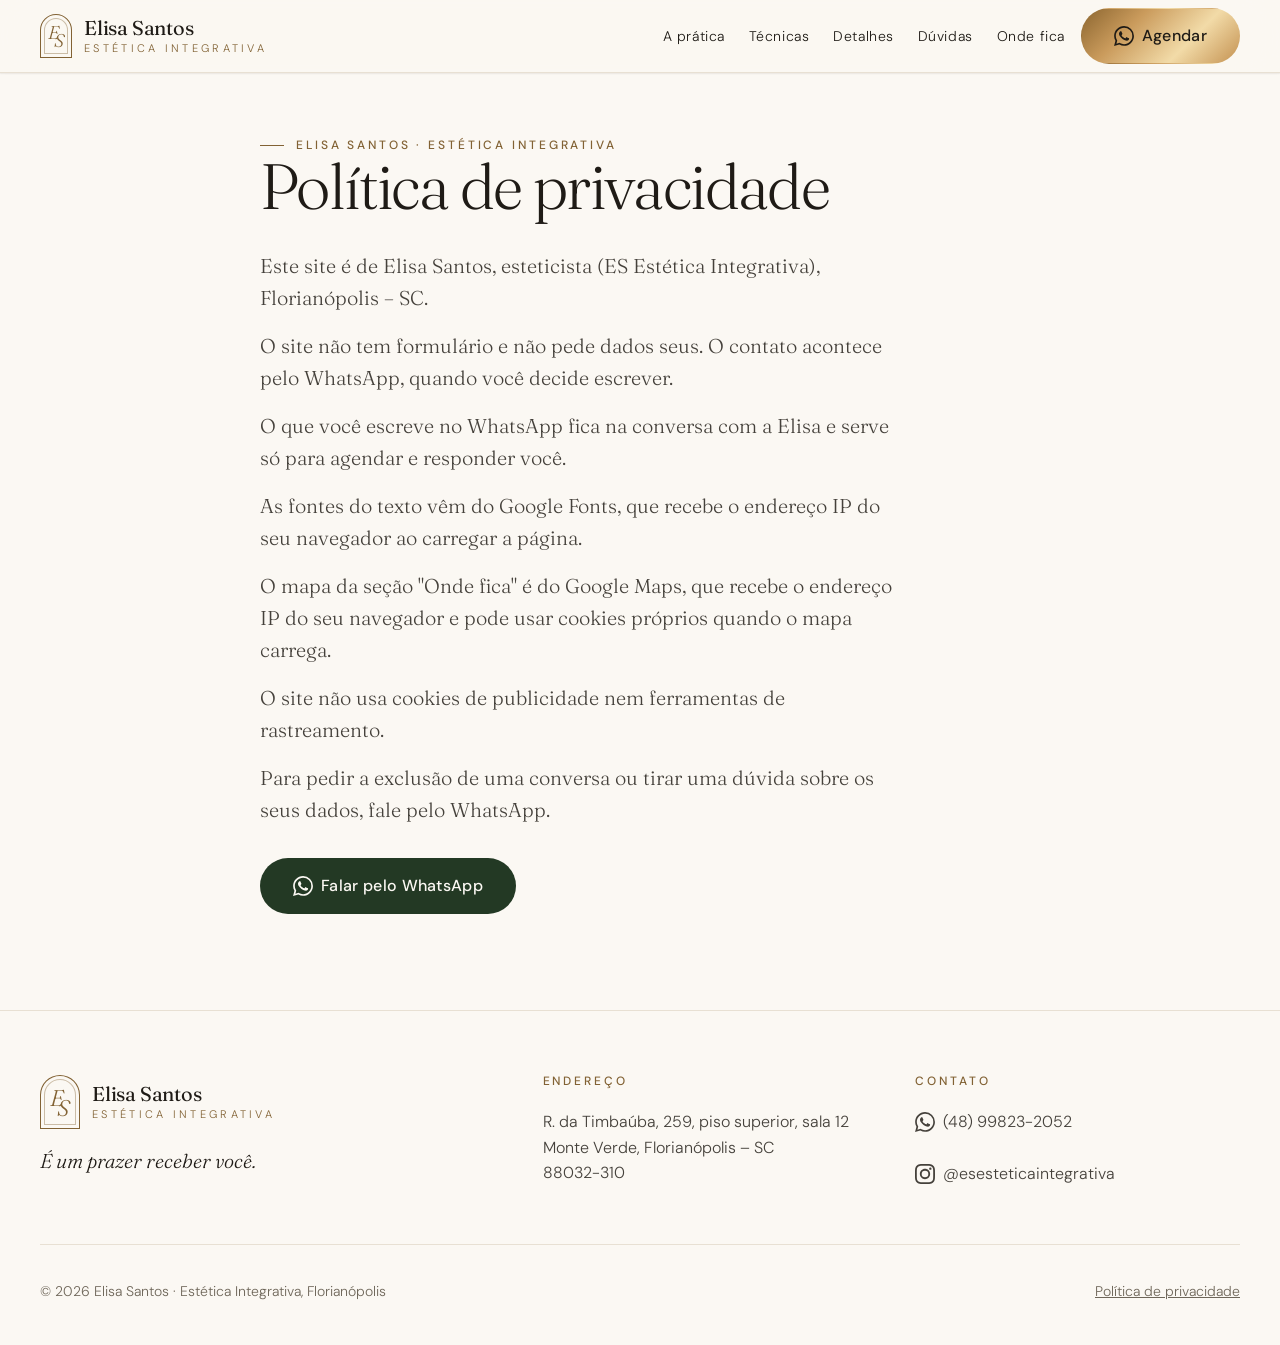
<file: politica-de-privacidade.html>
<!DOCTYPE html>
<html lang="pt-BR">
<head>
<meta charset="UTF-8">
<meta name="viewport" content="width=device-width, initial-scale=1">
<!-- PRÉ-VENDA: não remover até o Armin fechar a venda -->
<meta name="robots" content="noindex, nofollow">
<title>Política de privacidade | Elisa Santos</title>
<meta name="description" content="Como o site de Elisa Santos, esteticista em Florianópolis, trata os seus dados: sem formulário, contato só pelo WhatsApp.">
<meta property="og:title" content="Política de privacidade | Elisa Santos">
<meta property="og:description" content="Como o site de Elisa Santos, esteticista em Florianópolis, trata os seus dados: sem formulário, contato só pelo WhatsApp.">
<meta property="og:type" content="website">
<meta property="og:locale" content="pt_BR">
<meta property="og:url" content="https://infomediamethods-sys.github.io/elisa-santos-esteticista/politica-de-privacidade.html">
<meta property="og:image" content="https://infomediamethods-sys.github.io/elisa-santos-esteticista/assets/img/og-elisa.jpg">
<meta name="theme-color" content="#233924">
<link rel="icon" href="data:image/svg+xml,%3Csvg xmlns='http://www.w3.org/2000/svg' viewBox='0 0 64 64'%3E%3Ccircle cx='32' cy='32' r='31' fill='%23233924'/%3E%3Ccircle cx='32' cy='32' r='27' fill='none' stroke='%23CA9B5C' stroke-width='1.5'/%3E%3Ctext x='32' y='41' text-anchor='middle' font-family='Georgia,serif' font-style='italic' font-size='26' fill='%23CA9B5C'%3EES%3C/text%3E%3C/svg%3E">
<link rel="preconnect" href="https://fonts.googleapis.com">
<link rel="preconnect" href="https://fonts.gstatic.com" crossorigin>
<link href="https://fonts.googleapis.com/css2?family=DM+Sans:opsz,wght@9..40,400;9..40,500&family=Fraunces:ital,opsz,wght@0,9..144,300;0,9..144,400;1,9..144,300&display=swap" rel="stylesheet">
<link rel="stylesheet" href="assets/css/base.css">
<link rel="stylesheet" href="assets/css/style.css">
</head>
<body class="pagina-clara">
<a class="pular-conteudo" href="#conteudo">Pular para o conteúdo</a>

<header class="cabecalho" data-header>
  <div class="container cabecalho__linha">
    <a class="marca" href="index.html" aria-label="Elisa Santos, Estética Integrativa, início">
      <span class="mono" aria-hidden="true"><span class="mono__e">E</span><span class="mono__s">S</span></span>
      <span class="marca__nome"><span class="marca__nome-principal">Elisa Santos</span><span class="marca__nome-sub">Estética Integrativa</span></span>
    </a>
    <nav class="cabecalho__nav" aria-label="Principal">
      <ul role="list">
        <li><a href="index.html#pratica">A prática</a></li>
        <li><a href="index.html#tecnicas">Técnicas</a></li>
        <li><a href="index.html#detalhes">Detalhes</a></li>
        <li><a href="index.html#duvidas">Dúvidas</a></li>
        <li><a href="index.html#onde-fica">Onde fica</a></li>
      </ul>
    </nav>
    <a class="botao botao--ouro cabecalho__cta" href="https://wa.me/5548998232052?text=Ol%C3%A1%2C%20Elisa%21%20Vim%20pelo%20site%20e%20gostaria%20de%20agendar%20um%20hor%C3%A1rio."><svg class="icone icone--marca" width="24" height="24" fill="currentColor" aria-hidden="true" focusable="false" role="img" viewBox="0 0 24 24" xmlns="http://www.w3.org/2000/svg"><path d="M17.472 14.382c-.297-.149-1.758-.867-2.03-.967-.273-.099-.471-.148-.67.15-.197.297-.767.966-.94 1.164-.173.199-.347.223-.644.075-.297-.15-1.255-.463-2.39-1.475-.883-.788-1.48-1.761-1.653-2.059-.173-.297-.018-.458.13-.606.134-.133.298-.347.446-.52.149-.174.198-.298.298-.497.099-.198.05-.371-.025-.52-.075-.149-.669-1.612-.916-2.207-.242-.579-.487-.5-.669-.51-.173-.008-.371-.01-.57-.01-.198 0-.52.074-.792.372-.272.297-1.04 1.016-1.04 2.479 0 1.462 1.065 2.875 1.213 3.074.149.198 2.096 3.2 5.077 4.487.709.306 1.262.489 1.694.625.712.227 1.36.195 1.871.118.571-.085 1.758-.719 2.006-1.413.248-.694.248-1.289.173-1.413-.074-.124-.272-.198-.57-.347m-5.421 7.403h-.004a9.87 9.87 0 01-5.031-1.378l-.361-.214-3.741.982.998-3.648-.235-.374a9.86 9.86 0 01-1.51-5.26c.001-5.45 4.436-9.884 9.888-9.884 2.64 0 5.122 1.03 6.988 2.898a9.825 9.825 0 012.893 6.994c-.003 5.45-4.437 9.884-9.885 9.884m8.413-18.297A11.815 11.815 0 0012.05 0C5.495 0 .16 5.335.157 11.892c0 2.096.547 4.142 1.588 5.945L.057 24l6.305-1.654a11.882 11.882 0 005.683 1.448h.005c6.554 0 11.89-5.335 11.893-11.893a11.821 11.821 0 00-3.48-8.413Z"/></svg><span>Agendar</span></a>
    <button class="cabecalho__menu" type="button" data-abrir-menu aria-expanded="false" aria-controls="menu-celular" aria-label="Abrir menu"><svg aria-hidden="true" focusable="false" class="icone icone--menu" xmlns="http://www.w3.org/2000/svg" width="24" height="24" viewBox="0 0 24 24" fill="none" stroke="currentColor" stroke-width="1.5" stroke-linecap="round" stroke-linejoin="round" ><path d="M4 5h16" /><path d="M4 12h16" /><path d="M4 19h16" /></svg></button>
  </div>
</header>

<nav class="menu-celular" id="menu-celular" aria-hidden="true" aria-label="Menu">
  <div class="menu-celular__painel">
    <button class="menu-celular__fechar" type="button" data-fechar-menu aria-label="Fechar menu"><svg aria-hidden="true" focusable="false" class="icone icone--x" xmlns="http://www.w3.org/2000/svg" width="24" height="24" viewBox="0 0 24 24" fill="none" stroke="currentColor" stroke-width="1.5" stroke-linecap="round" stroke-linejoin="round" ><path d="M18 6 6 18" /><path d="m6 6 12 12" /></svg></button>
    <ul class="menu-celular__lista" role="list">
      <li><a href="index.html#pratica"><span>01.</span>A prática</a></li>
      <li><a href="index.html#tecnicas"><span>02.</span>Técnicas</a></li>
      <li><a href="index.html#detalhes"><span>03.</span>Detalhes</a></li>
      <li><a href="index.html#duvidas"><span>04.</span>Dúvidas</a></li>
      <li><a href="index.html#onde-fica"><span>05.</span>Onde fica</a></li>
    </ul>
    <div class="menu-celular__pe">
      <p class="menu-celular__frase">É um prazer ter você por aqui.</p>
      <a class="menu-celular__insta" href="https://www.instagram.com/esesteticaintegrativa/" target="_blank" rel="noopener"><svg class="icone icone--marca" width="24" height="24" fill="currentColor" aria-hidden="true" focusable="false" role="img" viewBox="0 0 24 24" xmlns="http://www.w3.org/2000/svg"><path d="M7.0301.084c-1.2768.0602-2.1487.264-2.911.5634-.7888.3075-1.4575.72-2.1228 1.3877-.6652.6677-1.075 1.3368-1.3802 2.127-.2954.7638-.4956 1.6365-.552 2.914-.0564 1.2775-.0689 1.6882-.0626 4.947.0062 3.2586.0206 3.6671.0825 4.9473.061 1.2765.264 2.1482.5635 2.9107.308.7889.72 1.4573 1.388 2.1228.6679.6655 1.3365 1.0743 2.1285 1.38.7632.295 1.6361.4961 2.9134.552 1.2773.056 1.6884.069 4.9462.0627 3.2578-.0062 3.668-.0207 4.9478-.0814 1.28-.0607 2.147-.2652 2.9098-.5633.7889-.3086 1.4578-.72 2.1228-1.3881.665-.6682 1.0745-1.3378 1.3795-2.1284.2957-.7632.4966-1.636.552-2.9124.056-1.2809.0692-1.6898.063-4.948-.0063-3.2583-.021-3.6668-.0817-4.9465-.0607-1.2797-.264-2.1487-.5633-2.9117-.3084-.7889-.72-1.4568-1.3876-2.1228C21.2982 1.33 20.628.9208 19.8378.6165 19.074.321 18.2017.1197 16.9244.0645 15.6471.0093 15.236-.005 11.977.0014 8.718.0076 8.31.0215 7.0301.0839m.1402 21.6932c-1.17-.0509-1.8053-.2453-2.2287-.408-.5606-.216-.96-.4771-1.3819-.895-.422-.4178-.6811-.8186-.9-1.378-.1644-.4234-.3624-1.058-.4171-2.228-.0595-1.2645-.072-1.6442-.079-4.848-.007-3.2037.0053-3.583.0607-4.848.05-1.169.2456-1.805.408-2.2282.216-.5613.4762-.96.895-1.3816.4188-.4217.8184-.6814 1.3783-.9003.423-.1651 1.0575-.3614 2.227-.4171 1.2655-.06 1.6447-.072 4.848-.079 3.2033-.007 3.5835.005 4.8495.0608 1.169.0508 1.8053.2445 2.228.408.5608.216.96.4754 1.3816.895.4217.4194.6816.8176.9005 1.3787.1653.4217.3617 1.056.4169 2.2263.0602 1.2655.0739 1.645.0796 4.848.0058 3.203-.0055 3.5834-.061 4.848-.051 1.17-.245 1.8055-.408 2.2294-.216.5604-.4763.96-.8954 1.3814-.419.4215-.8181.6811-1.3783.9-.4224.1649-1.0577.3617-2.2262.4174-1.2656.0595-1.6448.072-4.8493.079-3.2045.007-3.5825-.006-4.848-.0608M16.953 5.5864A1.44 1.44 0 1 0 18.39 4.144a1.44 1.44 0 0 0-1.437 1.4424M5.8385 12.012c.0067 3.4032 2.7706 6.1557 6.173 6.1493 3.4026-.0065 6.157-2.7701 6.1506-6.1733-.0065-3.4032-2.771-6.1565-6.174-6.1498-3.403.0067-6.156 2.771-6.1496 6.1738M8 12.0077a4 4 0 1 1 4.008 3.9921A3.9996 3.9996 0 0 1 8 12.0077"/></svg><span>@esesteticaintegrativa</span></a>
      <a class="botao botao--ouro" href="https://wa.me/5548998232052?text=Ol%C3%A1%2C%20Elisa%21%20Vim%20pelo%20site%20e%20gostaria%20de%20agendar%20um%20hor%C3%A1rio."><svg class="icone icone--marca" width="24" height="24" fill="currentColor" aria-hidden="true" focusable="false" role="img" viewBox="0 0 24 24" xmlns="http://www.w3.org/2000/svg"><path d="M17.472 14.382c-.297-.149-1.758-.867-2.03-.967-.273-.099-.471-.148-.67.15-.197.297-.767.966-.94 1.164-.173.199-.347.223-.644.075-.297-.15-1.255-.463-2.39-1.475-.883-.788-1.48-1.761-1.653-2.059-.173-.297-.018-.458.13-.606.134-.133.298-.347.446-.52.149-.174.198-.298.298-.497.099-.198.05-.371-.025-.52-.075-.149-.669-1.612-.916-2.207-.242-.579-.487-.5-.669-.51-.173-.008-.371-.01-.57-.01-.198 0-.52.074-.792.372-.272.297-1.04 1.016-1.04 2.479 0 1.462 1.065 2.875 1.213 3.074.149.198 2.096 3.2 5.077 4.487.709.306 1.262.489 1.694.625.712.227 1.36.195 1.871.118.571-.085 1.758-.719 2.006-1.413.248-.694.248-1.289.173-1.413-.074-.124-.272-.198-.57-.347m-5.421 7.403h-.004a9.87 9.87 0 01-5.031-1.378l-.361-.214-3.741.982.998-3.648-.235-.374a9.86 9.86 0 01-1.51-5.26c.001-5.45 4.436-9.884 9.888-9.884 2.64 0 5.122 1.03 6.988 2.898a9.825 9.825 0 012.893 6.994c-.003 5.45-4.437 9.884-9.885 9.884m8.413-18.297A11.815 11.815 0 0012.05 0C5.495 0 .16 5.335.157 11.892c0 2.096.547 4.142 1.588 5.945L.057 24l6.305-1.654a11.882 11.882 0 005.683 1.448h.005c6.554 0 11.89-5.335 11.893-11.893a11.821 11.821 0 00-3.48-8.413Z"/></svg><span>Agendar pelo WhatsApp</span></a>
    </div>
  </div>
</nav>

<main id="conteudo">
  <section class="pagina" data-heroi>
    <div class="container--estreito">
      <p class="eyebrow">Elisa Santos · Estética Integrativa</p>
      <h1>Política de privacidade</h1>
      <div class="texto">
        <p>Este site é de Elisa Santos, esteticista (ES Estética Integrativa), Florianópolis – SC.</p>
        <p>O site não tem formulário e não pede dados seus. O contato acontece pelo WhatsApp, quando você decide escrever.</p>
        <p>O que você escreve no WhatsApp fica na conversa com a Elisa e serve só para agendar e responder você.</p>
        <p>As fontes do texto vêm do Google Fonts, que recebe o endereço IP do seu navegador ao carregar a página.</p>
        <p>O mapa da seção "Onde fica" é do Google Maps, que recebe o endereço IP do seu navegador e pode usar cookies próprios quando o mapa carrega.</p>
        <p>O site não usa cookies de publicidade nem ferramentas de rastreamento.</p>
        <p>Para pedir a exclusão de uma conversa ou tirar uma dúvida sobre os seus dados, fale pelo WhatsApp.</p>
      </div>
      <div class="pagina__acoes">
        <a class="botao botao--escuro" href="https://wa.me/5548998232052?text=Ol%C3%A1%2C%20Elisa%21%20Tenho%20uma%20d%C3%BAvida%20sobre%20os%20meus%20dados%20no%20site."><svg class="icone icone--marca" width="24" height="24" fill="currentColor" aria-hidden="true" focusable="false" role="img" viewBox="0 0 24 24" xmlns="http://www.w3.org/2000/svg"><path d="M17.472 14.382c-.297-.149-1.758-.867-2.03-.967-.273-.099-.471-.148-.67.15-.197.297-.767.966-.94 1.164-.173.199-.347.223-.644.075-.297-.15-1.255-.463-2.39-1.475-.883-.788-1.48-1.761-1.653-2.059-.173-.297-.018-.458.13-.606.134-.133.298-.347.446-.52.149-.174.198-.298.298-.497.099-.198.05-.371-.025-.52-.075-.149-.669-1.612-.916-2.207-.242-.579-.487-.5-.669-.51-.173-.008-.371-.01-.57-.01-.198 0-.52.074-.792.372-.272.297-1.04 1.016-1.04 2.479 0 1.462 1.065 2.875 1.213 3.074.149.198 2.096 3.2 5.077 4.487.709.306 1.262.489 1.694.625.712.227 1.36.195 1.871.118.571-.085 1.758-.719 2.006-1.413.248-.694.248-1.289.173-1.413-.074-.124-.272-.198-.57-.347m-5.421 7.403h-.004a9.87 9.87 0 01-5.031-1.378l-.361-.214-3.741.982.998-3.648-.235-.374a9.86 9.86 0 01-1.51-5.26c.001-5.45 4.436-9.884 9.888-9.884 2.64 0 5.122 1.03 6.988 2.898a9.825 9.825 0 012.893 6.994c-.003 5.45-4.437 9.884-9.885 9.884m8.413-18.297A11.815 11.815 0 0012.05 0C5.495 0 .16 5.335.157 11.892c0 2.096.547 4.142 1.588 5.945L.057 24l6.305-1.654a11.882 11.882 0 005.683 1.448h.005c6.554 0 11.89-5.335 11.893-11.893a11.821 11.821 0 00-3.48-8.413Z"/></svg><span>Falar pelo WhatsApp</span></a>
      </div>
    </div>
  </section>
</main>

<footer class="rodape">
  <div class="container">
    <div class="rodape__grade">
      <div class="rodape__marca">
        <span class="marca marca--rodape"><span class="mono" aria-hidden="true"><span class="mono__e">E</span><span class="mono__s">S</span></span><span class="marca__nome"><span class="marca__nome-principal">Elisa Santos</span><span class="marca__nome-sub">Estética Integrativa</span></span></span>
        <p class="rodape__frase">É um prazer receber você.</p>
      </div>
      <div>
        <h2>Endereço</h2>
        <address>R. da Timbaúba, 259, piso superior, sala&nbsp;12<br>Monte Verde, Florianópolis – SC<br>88032-310</address>
      </div>
      <div>
        <h2>Contato</h2>
        <ul class="rodape__lista" role="list">
          <li><a href="https://wa.me/5548998232052?text=Ol%C3%A1%2C%20Elisa%21%20Vim%20pelo%20site%20e%20gostaria%20de%20agendar%20um%20hor%C3%A1rio."><svg class="icone icone--marca" width="24" height="24" fill="currentColor" aria-hidden="true" focusable="false" role="img" viewBox="0 0 24 24" xmlns="http://www.w3.org/2000/svg"><path d="M17.472 14.382c-.297-.149-1.758-.867-2.03-.967-.273-.099-.471-.148-.67.15-.197.297-.767.966-.94 1.164-.173.199-.347.223-.644.075-.297-.15-1.255-.463-2.39-1.475-.883-.788-1.48-1.761-1.653-2.059-.173-.297-.018-.458.13-.606.134-.133.298-.347.446-.52.149-.174.198-.298.298-.497.099-.198.05-.371-.025-.52-.075-.149-.669-1.612-.916-2.207-.242-.579-.487-.5-.669-.51-.173-.008-.371-.01-.57-.01-.198 0-.52.074-.792.372-.272.297-1.04 1.016-1.04 2.479 0 1.462 1.065 2.875 1.213 3.074.149.198 2.096 3.2 5.077 4.487.709.306 1.262.489 1.694.625.712.227 1.36.195 1.871.118.571-.085 1.758-.719 2.006-1.413.248-.694.248-1.289.173-1.413-.074-.124-.272-.198-.57-.347m-5.421 7.403h-.004a9.87 9.87 0 01-5.031-1.378l-.361-.214-3.741.982.998-3.648-.235-.374a9.86 9.86 0 01-1.51-5.26c.001-5.45 4.436-9.884 9.888-9.884 2.64 0 5.122 1.03 6.988 2.898a9.825 9.825 0 012.893 6.994c-.003 5.45-4.437 9.884-9.885 9.884m8.413-18.297A11.815 11.815 0 0012.05 0C5.495 0 .16 5.335.157 11.892c0 2.096.547 4.142 1.588 5.945L.057 24l6.305-1.654a11.882 11.882 0 005.683 1.448h.005c6.554 0 11.89-5.335 11.893-11.893a11.821 11.821 0 00-3.48-8.413Z"/></svg><span>(48) 99823-2052</span></a></li>
          <li><a href="https://www.instagram.com/esesteticaintegrativa/" target="_blank" rel="noopener"><svg class="icone icone--marca" width="24" height="24" fill="currentColor" aria-hidden="true" focusable="false" role="img" viewBox="0 0 24 24" xmlns="http://www.w3.org/2000/svg"><path d="M7.0301.084c-1.2768.0602-2.1487.264-2.911.5634-.7888.3075-1.4575.72-2.1228 1.3877-.6652.6677-1.075 1.3368-1.3802 2.127-.2954.7638-.4956 1.6365-.552 2.914-.0564 1.2775-.0689 1.6882-.0626 4.947.0062 3.2586.0206 3.6671.0825 4.9473.061 1.2765.264 2.1482.5635 2.9107.308.7889.72 1.4573 1.388 2.1228.6679.6655 1.3365 1.0743 2.1285 1.38.7632.295 1.6361.4961 2.9134.552 1.2773.056 1.6884.069 4.9462.0627 3.2578-.0062 3.668-.0207 4.9478-.0814 1.28-.0607 2.147-.2652 2.9098-.5633.7889-.3086 1.4578-.72 2.1228-1.3881.665-.6682 1.0745-1.3378 1.3795-2.1284.2957-.7632.4966-1.636.552-2.9124.056-1.2809.0692-1.6898.063-4.948-.0063-3.2583-.021-3.6668-.0817-4.9465-.0607-1.2797-.264-2.1487-.5633-2.9117-.3084-.7889-.72-1.4568-1.3876-2.1228C21.2982 1.33 20.628.9208 19.8378.6165 19.074.321 18.2017.1197 16.9244.0645 15.6471.0093 15.236-.005 11.977.0014 8.718.0076 8.31.0215 7.0301.0839m.1402 21.6932c-1.17-.0509-1.8053-.2453-2.2287-.408-.5606-.216-.96-.4771-1.3819-.895-.422-.4178-.6811-.8186-.9-1.378-.1644-.4234-.3624-1.058-.4171-2.228-.0595-1.2645-.072-1.6442-.079-4.848-.007-3.2037.0053-3.583.0607-4.848.05-1.169.2456-1.805.408-2.2282.216-.5613.4762-.96.895-1.3816.4188-.4217.8184-.6814 1.3783-.9003.423-.1651 1.0575-.3614 2.227-.4171 1.2655-.06 1.6447-.072 4.848-.079 3.2033-.007 3.5835.005 4.8495.0608 1.169.0508 1.8053.2445 2.228.408.5608.216.96.4754 1.3816.895.4217.4194.6816.8176.9005 1.3787.1653.4217.3617 1.056.4169 2.2263.0602 1.2655.0739 1.645.0796 4.848.0058 3.203-.0055 3.5834-.061 4.848-.051 1.17-.245 1.8055-.408 2.2294-.216.5604-.4763.96-.8954 1.3814-.419.4215-.8181.6811-1.3783.9-.4224.1649-1.0577.3617-2.2262.4174-1.2656.0595-1.6448.072-4.8493.079-3.2045.007-3.5825-.006-4.848-.0608M16.953 5.5864A1.44 1.44 0 1 0 18.39 4.144a1.44 1.44 0 0 0-1.437 1.4424M5.8385 12.012c.0067 3.4032 2.7706 6.1557 6.173 6.1493 3.4026-.0065 6.157-2.7701 6.1506-6.1733-.0065-3.4032-2.771-6.1565-6.174-6.1498-3.403.0067-6.156 2.771-6.1496 6.1738M8 12.0077a4 4 0 1 1 4.008 3.9921A3.9996 3.9996 0 0 1 8 12.0077"/></svg><span>@esesteticaintegrativa</span></a></li>
        </ul>
      </div>
    </div>
    <div class="rodape__base">
      <p>© 2026 Elisa Santos · Estética Integrativa, Florianópolis</p>
      <a href="politica-de-privacidade.html">Política de privacidade</a>
    </div>
  </div>
</footer>

<div class="whatsapp-fixo">
  <a class="whatsapp-fixo__wa" href="https://wa.me/5548998232052?text=Ol%C3%A1%2C%20Elisa%21%20Vim%20pelo%20site%20e%20gostaria%20de%20agendar%20um%20hor%C3%A1rio."><svg class="icone icone--marca" width="24" height="24" fill="currentColor" aria-hidden="true" focusable="false" role="img" viewBox="0 0 24 24" xmlns="http://www.w3.org/2000/svg"><path d="M17.472 14.382c-.297-.149-1.758-.867-2.03-.967-.273-.099-.471-.148-.67.15-.197.297-.767.966-.94 1.164-.173.199-.347.223-.644.075-.297-.15-1.255-.463-2.39-1.475-.883-.788-1.48-1.761-1.653-2.059-.173-.297-.018-.458.13-.606.134-.133.298-.347.446-.52.149-.174.198-.298.298-.497.099-.198.05-.371-.025-.52-.075-.149-.669-1.612-.916-2.207-.242-.579-.487-.5-.669-.51-.173-.008-.371-.01-.57-.01-.198 0-.52.074-.792.372-.272.297-1.04 1.016-1.04 2.479 0 1.462 1.065 2.875 1.213 3.074.149.198 2.096 3.2 5.077 4.487.709.306 1.262.489 1.694.625.712.227 1.36.195 1.871.118.571-.085 1.758-.719 2.006-1.413.248-.694.248-1.289.173-1.413-.074-.124-.272-.198-.57-.347m-5.421 7.403h-.004a9.87 9.87 0 01-5.031-1.378l-.361-.214-3.741.982.998-3.648-.235-.374a9.86 9.86 0 01-1.51-5.26c.001-5.45 4.436-9.884 9.888-9.884 2.64 0 5.122 1.03 6.988 2.898a9.825 9.825 0 012.893 6.994c-.003 5.45-4.437 9.884-9.885 9.884m8.413-18.297A11.815 11.815 0 0012.05 0C5.495 0 .16 5.335.157 11.892c0 2.096.547 4.142 1.588 5.945L.057 24l6.305-1.654a11.882 11.882 0 005.683 1.448h.005c6.554 0 11.89-5.335 11.893-11.893a11.821 11.821 0 00-3.48-8.413Z"/></svg><span>Agendar</span></a>
  <a class="whatsapp-fixo__tel" href="tel:+5548998232052"><svg aria-hidden="true" focusable="false" class="icone icone--phone" xmlns="http://www.w3.org/2000/svg" width="24" height="24" viewBox="0 0 24 24" fill="none" stroke="currentColor" stroke-width="1.5" stroke-linecap="round" stroke-linejoin="round" ><path d="M13.832 16.568a1 1 0 0 0 1.213-.303l.355-.465A2 2 0 0 1 17 15h3a2 2 0 0 1 2 2v3a2 2 0 0 1-2 2A18 18 0 0 1 2 4a2 2 0 0 1 2-2h3a2 2 0 0 1 2 2v3a2 2 0 0 1-.8 1.6l-.468.351a1 1 0 0 0-.292 1.233 14 14 0 0 0 6.392 6.384" /></svg><span>Ligar</span></a>
</div>
<script src="assets/js/lenis.min.js" defer></script>
<script src="assets/js/main.js" defer></script>
<script src="assets/js/movimento.js" defer></script>
</body>
</html>
</file>
<file: assets/css/base.css>
/* base.css — regras fixas da agência. NÃO EDITAR por projeto.
   Tokens de cor, fonte, raio e sombra do cliente ficam em style.css.
   Escala e regras descritas em specs/design.md §0. */

:root {
  /* Espaçamento: escala fechada. Nenhum margin/padding/gap fora daqui. */
  --space-1: 0.25rem;  /*   4px */
  --space-2: 0.5rem;   /*   8px */
  --space-3: 0.75rem;  /*  12px */
  --space-4: 1rem;     /*  16px */
  --space-5: 1.5rem;   /*  24px */
  --space-6: 2rem;     /*  32px */
  --space-7: 3rem;     /*  48px */
  --space-8: 4rem;     /*  64px */
  --space-9: 6rem;     /*  96px */
  --space-10: 8rem;    /* 128px */

  --section-y: var(--space-8);          /* celular e tablet: 64px */
  --gutter: var(--space-5);             /* 24px */
  --container: 1200px;
  --container-narrow: 760px;

  /* Ícones: só estes dois tamanhos (+ círculo de card) */
  --icone-linha: 20px;
  --icone-card: 24px;
  --icone-circulo: 48px;

  --toque-min: 44px;
  --header-h: 72px;

  --ease-out: cubic-bezier(0.22, 1, 0.36, 1);
  --dur-fast: 0.14s;
  --dur-base: 0.24s;
  --dur-slow: 0.42s;
}
@media (min-width: 900px) {
  :root { --section-y: var(--space-9); --gutter: var(--space-6); }  /* 96px / 32px */
}
@media (max-width: 399px) {
  :root { --gutter: 1.25rem; }  /* 20px: única exceção à escala, só na borda da tela */
}

/* Reset enxuto */
*, *::before, *::after { box-sizing: border-box; }
html { -webkit-text-size-adjust: 100%; overflow-x: clip; scroll-behavior: smooth; }
body { margin: 0; overflow-x: clip; min-height: 100vh; text-rendering: optimizeLegibility; -webkit-font-smoothing: antialiased; }
h1, h2, h3, h4, p, figure, blockquote, ul, ol, dl { margin: 0; }
ul[role="list"], ol[role="list"] { list-style: none; padding: 0; }
img, picture, svg, video { display: block; max-width: 100%; }
img { height: auto; }
input, button, textarea, select { font: inherit; color: inherit; }
button { cursor: pointer; }
a { color: inherit; }
[hidden] { display: none !important; }
:target, [id] { scroll-margin-top: calc(var(--header-h) + var(--space-4)); }

/* Estrutura */
.container { width: min(100% - 2 * var(--gutter), var(--container)); margin-inline: auto; }
.container--estreito { width: min(100% - 2 * var(--gutter), var(--container-narrow)); margin-inline: auto; }
.secao { padding-block: var(--section-y); }

/* Imagens: sempre cobrem o espaço reservado, sem distorcer */
.midia { position: relative; overflow: hidden; }
.midia > img, .midia > picture, .midia > picture > img { width: 100%; height: 100%; object-fit: cover; }
.proporcao-heroi   { aspect-ratio: 4 / 5; }
.proporcao-card    { aspect-ratio: 4 / 3; }
.proporcao-retrato { aspect-ratio: 4 / 5; }
.proporcao-avatar  { aspect-ratio: 1 / 1; border-radius: 50%; }
@media (min-width: 900px) { .proporcao-heroi { aspect-ratio: 3 / 2; } }

/* Ícones (gerados por ~/agencia/scripts/icone.mjs) */
.icone { width: var(--icone-card); height: var(--icone-card); flex-shrink: 0; }
.icone--linha, .botao .icone, p .icone, li .icone { width: var(--icone-linha); height: var(--icone-linha); }
.icone-circulo {
  display: inline-grid; place-items: center;
  width: var(--icone-circulo); height: var(--icone-circulo); border-radius: 50%;
}

/* Acessibilidade */
.pular-conteudo {
  position: absolute; left: var(--space-4); top: calc(-1 * var(--space-9)); z-index: 1000;
  padding: var(--space-3) var(--space-4); background: #fff; color: #000; border-radius: var(--space-2);
}
.pular-conteudo:focus { top: var(--space-3); }
:focus-visible { outline: 3px solid var(--focus-ring, currentColor); outline-offset: 2px; }
.sr-only {
  position: absolute !important; width: 1px; height: 1px; padding: 0; margin: -1px;
  overflow: hidden; clip: rect(0 0 0 0); white-space: nowrap; border: 0;
}
a, button, [role="button"], input, select, textarea, summary { min-height: var(--toque-min); }
p a, li a { min-height: 0; }

/* Menu de celular: fechado = fora da tela E fora do teclado (lição: menu fechado recebia foco) */
.menu-celular { visibility: hidden; pointer-events: none; }
.menu-celular[data-aberto="true"] { visibility: visible; pointer-events: auto; }
body[data-menu="true"] { overflow: hidden; }

/* Entrada de seção (main.js adiciona .visivel). Sem JS, tudo aparece. */
.js .revelar { opacity: 0; transform: translateY(16px); transition: opacity var(--dur-slow) var(--ease-out), transform var(--dur-slow) var(--ease-out); }
.js .revelar.visivel { opacity: 1; transform: none; }

/* Botão fixo de WhatsApp no celular: aparece em TODAS as páginas depois de rolar (lição: só funcionava na home) */
.whatsapp-fixo {
  position: fixed; left: var(--gutter); right: var(--gutter); bottom: var(--space-4); z-index: 90;
  display: flex; align-items: center; justify-content: center; gap: var(--space-2);
  min-height: 56px; border-radius: 999px; text-decoration: none;
  transform: translateY(calc(100% + var(--space-6))); transition: transform var(--dur-base) var(--ease-out);
}
.whatsapp-fixo[data-visivel="true"] { transform: none; }
@media (min-width: 900px) { .whatsapp-fixo { display: none; } }
/* Reserva o espaço do botão fixo no fim da página, senão ele cobre o último conteúdo (lição: Loredana) */
@media (max-width: 899px) { body:has(.whatsapp-fixo) { padding-bottom: calc(56px + var(--space-6)); } }

/* Caixa de foto real que falta (specs/design.md §0). Nunca pode sobrar sem registro em revisao/pendencias.md. */
.foto-pendente {
  display: grid; place-content: center; gap: var(--space-3);
  width: 100%; max-width: 100%; height: 100%; padding: var(--space-6); text-align: center;
  background: #f4f2f0; border: 2px dashed #b9b2aa; border-radius: inherit; color: #625c55;
}
.foto-pendente .icone { margin-inline: auto; opacity: .55; }
.foto-pendente__titulo { font-weight: 600; line-height: 1.45; color: #231f20; max-width: 34ch; margin-inline: auto; overflow-wrap: anywhere; }
.foto-pendente__meta { font-size: 0.875rem; }

/* Lenis (rolagem suave): o próprio Lenis põe html.lenis; com ele ativo, o scroll-behavior do CSS sai do caminho */
html.lenis, html.lenis body { height: auto; }
.lenis.lenis-smooth { scroll-behavior: auto !important; }
.lenis.lenis-smooth [data-lenis-prevent] { overscroll-behavior: contain; }
.lenis.lenis-stopped { overflow: clip; }
.lenis.lenis-smooth iframe { pointer-events: none; }

/* Movimento reduzido: desliga tudo */
@media (prefers-reduced-motion: reduce) {
  html { scroll-behavior: auto; }
  *, *::before, *::after { animation: none !important; transition: none !important; }
  .js .revelar { opacity: 1; transform: none; }
}
</file>
<file: assets/css/style.css>
/* style.css — tokens e componentes do cliente, a partir de specs/design.md §1–§11.
   Espaçamento SEMPRE com var(--space-N) de base.css. Mobile-first: media queries de cada componente vêm depois da regra base dele. */
:root {
  --washi: #FBF8F3;
  --tom: #F5EFE5;
  --branco: #FFFFFF;
  --floresta: #233924;
  --floresta-2: #1A2B1C;
  --ouro: #CA9B5C;
  --ouro-texto: #826234;
  --ouro-claro: #F2DBA8;
  --tinta: #1F1B16;
  --texto: #45413B;
  --texto-2: #6E6659;
  --creme: #FBF8F3;
  --creme-2: rgba(251, 248, 243, .82);
  --pedra: #E8E0D3;
  --gradiente-ouro: linear-gradient(135deg, #8C6630 0%, #CA9B5C 18%, #F2DBA8 38%, #CA9B5C 55%, #8C6630 100%);
  --focus-ring: var(--ouro-texto);

  --fonte-titulo: 'Fraunces', Georgia, 'Times New Roman', serif;
  --fonte-ui: 'DM Sans', system-ui, -apple-system, 'Segoe UI', sans-serif;

  --raio-pilula: 999px;
  --raio-cartao: 20px;
  --raio-foto: 12px;

  --elev-1: 0 1px 2px rgba(31, 27, 22, .04), 0 1px 1px rgba(31, 27, 22, .03);
  --elev-2: 0 12px 32px rgba(31, 27, 22, .08), 0 4px 12px rgba(31, 27, 22, .05);
  --halo: 0 0 0 6px rgba(202, 155, 92, .16);

  --curva: cubic-bezier(.16, 1, .3, 1);
}

/* ---------- Base tipográfica ---------- */
body {
  background: var(--washi); color: var(--texto);
  font-family: var(--fonte-titulo); font-weight: 300; font-size: 1.125rem; line-height: 1.6;
  font-optical-sizing: auto;
}
h1, h2, h3 { font-family: var(--fonte-titulo); font-weight: 300; color: var(--tinta); text-wrap: balance; }
h1 em, h2 em, h3 em { font-style: italic; white-space: nowrap; }
h2 { font-size: clamp(2rem, 8vw, 2.25rem); line-height: 1.1; letter-spacing: -0.02em; }
h2 em { color: var(--ouro-texto); }
.texto { max-width: 32em; }
.texto p + p { margin-block-start: var(--space-4); }
@media (min-width: 900px) {
  body { font-size: 1.25rem; }
  h2 { font-size: 2.75rem; }
}

.eyebrow {
  display: flex; align-items: center; gap: var(--space-3);
  font-family: var(--fonte-ui); font-weight: 500; font-size: 0.75rem; line-height: 1.4;
  letter-spacing: 0.24em; text-transform: uppercase; color: var(--ouro-texto);
}
.eyebrow::before { content: ""; width: 24px; height: 1px; background: currentColor; flex-shrink: 0; }
.eyebrow--claro { color: var(--ouro); }
.eyebrow--centro { justify-content: center; }

.cabeca { display: grid; gap: var(--space-3); }
.cabeca h2 + p { margin-block-start: var(--space-1); }
.cabeca--centro { text-align: center; justify-items: center; }
.cabeca--centro p { max-width: 30em; }
.cabeca + * { margin-block-start: var(--space-6); }
@media (min-width: 900px) { .cabeca + * { margin-block-start: var(--space-7); } }

/* ---------- Botões (um raio: pílula; 56 px de altura em todos) ---------- */
.botao {
  display: inline-flex; align-items: center; justify-content: center; gap: var(--space-2);
  min-height: 56px; padding: var(--space-4) var(--space-6); border-radius: var(--raio-pilula);
  font-family: var(--fonte-ui); font-weight: 500; font-size: 1rem; line-height: 1.2; letter-spacing: 0.02em;
  text-decoration: none; white-space: nowrap; border: 1px solid transparent;
  transition: background-color .15s var(--curva), color .15s var(--curva);
}
.botao--ouro { background: var(--gradiente-ouro); background-size: 200% 100%; background-position: 0% 50%; color: var(--tinta); }
.botao--ouro:hover, .botao--ouro:focus-visible { box-shadow: var(--halo); background-position: 60% 50%; }
.botao--escuro { background: var(--floresta); color: var(--creme); }
.botao--escuro:hover, .botao--escuro:focus-visible { background: var(--floresta-2); }
.botao--contorno { border-color: currentColor; color: var(--tinta); background: transparent; }
.botao--contorno:hover, .botao--contorno:focus-visible { background: rgba(31, 27, 22, .05); }
.botao--largo { width: 100%; }
@media (max-width: 399px) { .botao { padding-inline: var(--space-5); } }

.link-seta {
  display: inline-flex; align-items: center; gap: var(--space-2); min-height: var(--toque-min);
  font-family: var(--fonte-ui); font-weight: 500; font-size: 1rem; color: var(--ouro-texto);
  text-decoration: underline; text-decoration-thickness: 1px; text-underline-offset: 6px;
}
.link-seta .icone { width: var(--icone-linha); height: var(--icone-linha); transition: transform .15s var(--curva); }
.link-seta:hover .icone, .link-seta:focus-visible .icone { transform: translateX(4px); }

/* ---------- Monograma (arco duplo + E e S entrelaçados; revisão do Armin 15/10/2026) ---------- */
.mono {
  --mono-w: 40px; --mono-h: 54px;
  position: relative; display: inline-block; flex-shrink: 0;
  width: var(--mono-w); height: var(--mono-h);
  border: 1px solid var(--ouro); border-radius: 999px 999px 3px 3px;
  font-family: var(--fonte-titulo); font-style: italic; font-weight: 300; font-size: calc(var(--mono-h) * .42); line-height: 1;
  color: var(--ouro); transition: none;
}
.mono::before {
  content: ""; position: absolute; inset: 3px; border: 1px solid currentColor; opacity: .4;
  border-radius: 999px 999px 1px 1px;
}
.mono__e, .mono__s { position: absolute; left: 50%; top: 50%; }
.mono__e { transform: translate(-72%, -66%); }
.mono__s { transform: translate(-22%, -24%); }

/* ---------- Cabeçalho ---------- */
.cabecalho {
  position: fixed; inset: 0 0 auto 0; z-index: 80; color: var(--creme);
  padding-block: var(--space-4);
  border-bottom: 1px solid transparent;
  transition: background-color .15s var(--curva), color .15s var(--curva), border-color .15s var(--curva);
}
.cabecalho[data-rolado], .pagina-clara .cabecalho {
  background: rgba(251, 248, 243, .86); color: var(--tinta);
  -webkit-backdrop-filter: blur(24px) saturate(150%); backdrop-filter: blur(24px) saturate(150%);
  border-bottom-color: var(--pedra); box-shadow: var(--elev-1); padding-block: var(--space-2);
}
@supports not ((backdrop-filter: blur(1px)) or (-webkit-backdrop-filter: blur(1px))) {
  .cabecalho[data-rolado], .pagina-clara .cabecalho { background: rgba(251, 248, 243, .96); }
}
.cabecalho[data-rolado] .mono, .pagina-clara .cabecalho .mono { --mono-w: 32px; --mono-h: 44px; color: var(--ouro-texto); border-color: var(--ouro-texto); }
.cabecalho[data-rolado] .marca__nome-sub, .pagina-clara .cabecalho .marca__nome-sub { color: var(--ouro-texto); }
.cabecalho__linha { display: flex; align-items: center; gap: var(--space-4); }
.marca { display: flex; align-items: center; gap: var(--space-3); flex-shrink: 0; text-decoration: none; min-width: 0; }
.marca__nome { display: grid; gap: 5px; }
.marca__nome-principal { font-family: var(--fonte-titulo); font-weight: 400; font-size: 1.25rem; line-height: 1; letter-spacing: -0.01em; }
.marca__nome-sub { font-family: var(--fonte-ui); font-size: 0.6875rem; line-height: 1; letter-spacing: 0.3em; text-transform: uppercase; color: var(--ouro); }
.cabecalho__nav { display: none; }
.cabecalho__cta { display: none; }
.cabecalho__menu {
  flex-shrink: 0; margin-inline-start: auto; display: inline-grid; place-items: center;
  width: var(--toque-min); height: var(--toque-min); border-radius: 50%;
  border: 1px solid currentColor; background: transparent; color: inherit;
}
@media (max-width: 399px) { .marca { flex-shrink: 1; } .marca__nome-principal { font-size: 1.125rem; } .marca__nome-sub { letter-spacing: 0.22em; } }
@media (min-width: 900px) {
  .cabecalho__menu { display: none; }
  .cabecalho__nav { display: block; margin-inline-start: auto; }
  .cabecalho__nav ul { display: flex; gap: var(--space-5); }
  .cabecalho__nav a {
    position: relative; display: inline-flex; align-items: center; min-height: var(--toque-min); white-space: nowrap;
    font-family: var(--fonte-ui); font-size: 0.875rem; letter-spacing: 0.04em; text-decoration: none;
  }
  .cabecalho__nav a::after {
    content: ""; position: absolute; left: 0; right: 0; bottom: 10px; height: 1px; background: currentColor;
    transform: scaleX(0); transform-origin: right; transition: transform .15s var(--curva);
  }
  .cabecalho__nav a:hover::after, .cabecalho__nav a:focus-visible::after { transform: scaleX(1); transform-origin: left; }
  .cabecalho__cta { display: inline-flex; }
}
@media (min-width: 900px) and (max-width: 1099px) {
  .cabecalho .marca__nome { display: none; }
  .cabecalho__nav ul { gap: var(--space-4); }
}

/* ---------- Menu do celular (gaveta da direita) ---------- */
.menu-celular {
  position: fixed; inset: 0; z-index: 100; display: flex; justify-content: flex-end;
  background: rgba(21, 18, 15, .28); opacity: 0; transition: opacity .3s var(--curva), visibility 0s linear .3s;
}
.menu-celular[data-aberto="true"] { opacity: 1; transition: opacity .3s var(--curva); }
.menu-celular__painel {
  width: min(85%, 420px); height: 100%; overflow-y: auto; display: flex; flex-direction: column; gap: var(--space-6);
  padding: var(--space-5) var(--gutter) var(--space-7);
  background: rgba(251, 248, 243, .94); color: var(--tinta);
  -webkit-backdrop-filter: blur(24px); backdrop-filter: blur(24px);
  transform: translateX(100%); transition: transform .3s var(--curva);
}
.menu-celular[data-aberto="true"] .menu-celular__painel { transform: none; }
.menu-celular__fechar {
  align-self: flex-end; display: inline-grid; place-items: center; width: var(--toque-min); height: var(--toque-min);
  border-radius: 50%; border: 1px solid currentColor; background: transparent;
}
.menu-celular__lista { display: grid; gap: var(--space-2); }
.menu-celular__lista li { border-bottom: 1px solid var(--pedra); }
.menu-celular__lista a {
  display: flex; align-items: baseline; gap: var(--space-4); min-height: 56px; padding-block: var(--space-3);
  font-family: var(--fonte-titulo); font-size: 1.75rem; line-height: 1.2; text-decoration: none;
}
.menu-celular__lista a span {
  font-family: var(--fonte-ui); font-size: 0.6875rem; letter-spacing: 0.2em; color: var(--ouro-texto);
}
.menu-celular__pe { margin-block-start: auto; display: grid; gap: var(--space-4); }
.menu-celular__frase { font-style: italic; color: var(--texto); }
.menu-celular__insta {
  display: inline-flex; align-items: center; gap: var(--space-2); min-height: var(--toque-min);
  font-family: var(--fonte-ui); font-size: 1rem; text-decoration: none;
}
@media (min-width: 900px) { .menu-celular { display: none; } }

/* ---------- Moldura de fio dourado (foto da prática, herói, quem atende) ---------- */
.moldura { position: relative; border-radius: var(--raio-foto); overflow: hidden; }
.moldura picture { display: block; height: 100%; }
.moldura img { width: 100%; height: 100%; object-fit: cover; }
.moldura::after {
  content: ""; position: absolute; inset: var(--space-3); border-radius: 6px;
  box-shadow: inset 0 0 0 1px var(--ouro); pointer-events: none;
}

/* ---------- Herói ---------- */
.heroi {
  background: var(--floresta); color: var(--creme);
  padding-block: calc(var(--header-h) + var(--space-6)) var(--space-6);
}
.heroi__grade { display: grid; gap: var(--space-6); }
.heroi__titulo {
  color: var(--creme); font-size: 2.75rem; line-height: 0.96; letter-spacing: -0.025em;
}
/* "Aqui o tempo é seu." sempre na 2ª linha; quebra só abaixo de 360 px ("é seu" fica junto, &nbsp;). */
.heroi__titulo em { display: block; color: var(--ouro); white-space: normal; }
.heroi__texto { display: grid; gap: var(--space-4); }
.heroi__apoio { color: var(--creme-2); max-width: 30em; }
.heroi__acoes { display: flex; flex-wrap: wrap; align-items: center; gap: var(--space-4) var(--space-5); margin-block-start: var(--space-2); }
.heroi__secundario {
  display: inline-flex; align-items: center; gap: var(--space-3); min-height: var(--toque-min);
  font-family: var(--fonte-ui); font-size: 1rem; font-weight: 500; text-decoration: none; color: var(--creme);
}
.heroi__secundario span.circulo {
  display: inline-grid; place-items: center; width: var(--toque-min); height: var(--toque-min);
  border-radius: 50%; border: 1px solid var(--ouro); color: var(--ouro);
}
.heroi__secundario .icone { width: var(--icone-linha); height: var(--icone-linha); }
.heroi__foto { aspect-ratio: auto; width: 100%; height: clamp(200px, 30svh, 260px); }
.heroi__foto img { object-position: 60% 45%; }
@media (max-width: 359px) { .heroi__titulo { font-size: 2.5rem; } }
@media (min-width: 600px) and (max-width: 899px) { .heroi__foto { height: 300px; } }
@media (min-width: 900px) {
  .heroi { padding-block: calc(var(--header-h) + var(--space-9)) var(--space-7); }
  .heroi__grade { grid-template-columns: minmax(0, 7fr) minmax(0, 5fr); gap: var(--space-8); align-items: center; }
  .heroi__titulo { font-size: clamp(3.5rem, 7.2vw, 6.5rem); }
  .heroi__foto { height: auto; aspect-ratio: 4 / 5; max-width: 480px; justify-self: end; }
  .heroi__foto img { object-position: 60% 30%; }
}

/* Barra de confiança (pé do herói) */
.confianca {
  display: grid; grid-template-columns: 1fr 1fr; margin-block-start: var(--space-7);
  border-top: 1px solid rgba(202, 155, 92, .35);
}
.confianca li { display: grid; gap: var(--space-1); align-content: start; padding: var(--space-4) var(--space-3) var(--space-4) 0; border-bottom: 1px solid rgba(202, 155, 92, .2); }
.confianca__rotulo { font-family: var(--fonte-ui); font-size: 0.75rem; letter-spacing: 0.16em; text-transform: uppercase; color: var(--creme-2); }
.confianca__dado { font-family: var(--fonte-ui); font-size: 1rem; line-height: 1.4; color: var(--creme); }
@media (max-width: 599px) { .confianca { grid-template-columns: 1fr; } }
@media (min-width: 900px) {
  .confianca { grid-template-columns: repeat(2, 1fr); }
  .confianca li { padding-block: var(--space-5); border-bottom: 0; }
}

/* ---------- A prática / Quem atende (split) ---------- */
.split { display: grid; gap: var(--space-6); align-items: center; }
.split__foto { width: 100%; max-width: 480px; aspect-ratio: 3 / 4; }
.split__foto--retrato { aspect-ratio: 4 / 5; max-width: 560px; }
.split__legenda {
  position: absolute; left: var(--space-5); bottom: var(--space-5); z-index: 1;
  padding: var(--space-1) var(--space-3); border-radius: var(--raio-pilula);
  background: rgba(251, 248, 243, .9); color: var(--tinta);
  font-style: italic; font-size: 0.9375rem;
}
.split__texto { display: grid; gap: var(--space-3); }
.split__texto .texto { margin-block-start: var(--space-3); }
.split__texto .link-seta, .split__texto .botao { justify-self: start; margin-block-start: var(--space-4); }
.assinatura { font-family: var(--fonte-ui); font-size: 0.875rem; letter-spacing: 0.12em; text-transform: uppercase; color: var(--ouro-texto); margin-block-start: var(--space-2); }
@media (min-width: 900px) {
  .split { grid-template-columns: minmax(0, 5fr) minmax(0, 7fr); gap: var(--space-9); }
  .split--invertido { grid-template-columns: minmax(0, 7fr) minmax(0, 5fr); }
  .split--invertido .split__foto { order: 2; justify-self: end; }
}
@media (min-width: 900px) and (max-width: 1199px) { .split { gap: var(--space-7); } }

/* ---------- Técnicas (vidro sobre foto desfocada) ---------- */
.tecnicas { position: relative; isolation: isolate; overflow: hidden; }
.tecnicas__fundo { position: absolute; inset: 0; z-index: -1; }
.tecnicas__fundo picture { display: block; height: 100%; }
.tecnicas__fundo img { width: 100%; height: 100%; object-fit: cover; }
.tecnicas__fundo::after { content: ""; position: absolute; inset: 0; background: rgba(251, 248, 243, .28); }
.tecnicas__grade { display: grid; gap: var(--space-4); }
.tecnicas__grade > li { display: grid; }
.cartao {
  display: flex; flex-direction: column; gap: var(--space-2);
  padding: var(--space-5); border-radius: var(--raio-cartao);
  background: rgba(251, 248, 243, .82); border: 1px solid rgba(255, 255, 255, .5); box-shadow: var(--elev-2);
  -webkit-backdrop-filter: blur(20px) saturate(140%); backdrop-filter: blur(20px) saturate(140%);
}
@supports not ((backdrop-filter: blur(1px)) or (-webkit-backdrop-filter: blur(1px))) { .cartao { background: rgba(251, 248, 243, .95); } }
.cartao__rotulo { font-family: var(--fonte-ui); font-weight: 500; font-size: 0.75rem; letter-spacing: 0.24em; text-transform: uppercase; color: var(--ouro-texto); }
.cartao h3 { font-size: 1.5rem; line-height: 1.1; font-weight: 400; margin-block-start: var(--space-1); }
.cartao h3 em { color: var(--ouro-texto); font-weight: 300; }
.cartao > p:not(.cartao__rotulo) { margin-block-end: var(--space-4); }
.cartao p { font-family: var(--fonte-ui); font-size: 1rem; line-height: 1.6; color: var(--texto-2); max-width: 36em; }
.cartao__pe { margin-block-start: auto; padding-block-start: var(--space-4); border-top: 1px solid var(--pedra); }
.cartao--grande h3 { font-size: 1.75rem; }
@media (min-width: 900px) {
  .tecnicas__grade { grid-template-columns: repeat(12, minmax(0, 1fr)); gap: var(--space-5); }
  .tecnicas__grade > li { grid-column: span 6; }
  .tecnicas__grade > li.pequeno { grid-column: span 3; }
  .cartao { padding: var(--space-6); }
  .cartao--grande h3 { font-size: 2.25rem; }
  .cartao h3 { font-size: 1.625rem; }
  .cartao--grande p { font-size: 1.0625rem; }
}
@media (min-width: 900px) and (max-width: 1199px) { .tecnicas__grade > li.pequeno { grid-column: span 6; } }

/* ---------- Frase grande (tom + círculos de fio) ---------- */
.frase { position: relative; overflow: hidden; background: var(--tom); text-align: center; }
.frase::before, .frase::after {
  content: ""; position: absolute; left: 50%; top: 50%; border-radius: 50%; border: 1px solid var(--ouro);
  opacity: .35; transform: translate(-50%, -50%); pointer-events: none;
}
.frase::before { width: 320px; height: 320px; }
.frase::after { width: 520px; height: 520px; opacity: .22; }
.frase__circulo { position: absolute; left: 50%; top: 50%; width: 720px; height: 720px; border-radius: 50%; border: 1px solid var(--ouro); opacity: .14; transform: translate(-50%, -50%); pointer-events: none; }
.frase h2 { position: relative; font-size: clamp(2.25rem, 9vw, 2.5rem); line-height: 1.1; max-width: 14em; margin-inline: auto; }
@media (min-width: 900px) {
  .frase { padding-block: var(--space-10); }
  .frase h2 { font-size: clamp(2.5rem, 5vw, 4rem); }
  .frase::before { width: 420px; height: 420px; }
  .frase::after { width: 680px; height: 680px; }
  .frase__circulo { width: 940px; height: 940px; }
}

/* ---------- Detalhes (mosaico) ---------- */
.mosaico { display: grid; grid-template-columns: 1fr 1fr; gap: var(--space-2); max-width: 480px; }
.mosaico__item { position: relative; margin: 0; border-radius: var(--raio-foto); overflow: hidden; aspect-ratio: 4 / 5; }
.mosaico__item--grande { grid-column: 1 / -1; aspect-ratio: 15 / 16; }
.mosaico__item picture { display: block; height: 100%; }
.mosaico__item img { width: 100%; height: 100%; object-fit: cover; transition: transform .5s var(--curva); }
.mosaico__item--grande img { object-position: 50% 30%; }
.mosaico__item::after {
  content: ""; position: absolute; inset: 0; border-radius: inherit; box-shadow: inset 0 0 0 1px var(--ouro);
  opacity: 0; transition: opacity .5s var(--curva); pointer-events: none;
}
.mosaico__item figcaption {
  position: absolute; left: var(--space-3); bottom: var(--space-3);
  padding: var(--space-1) var(--space-3); border-radius: var(--raio-pilula); background: rgba(251, 248, 243, .9);
  font-family: var(--fonte-ui); font-size: 0.75rem; letter-spacing: 0.14em; text-transform: uppercase; color: var(--tinta);
}
@media (hover: hover) {
  .mosaico__item figcaption { opacity: 0; transform: translateY(4px); transition: opacity .5s var(--curva), transform .5s var(--curva); }
  .mosaico__item:hover::after { opacity: 1; }
  .mosaico__item:hover figcaption { opacity: 1; transform: none; }
}
@media (min-width: 900px) {
  .mosaico { grid-template-columns: minmax(0, 480px) repeat(2, minmax(0, 1fr)); max-width: none; }
  .mosaico__item { aspect-ratio: 1 / 1; }
  .mosaico__item--grande { grid-column: 1; grid-row: span 2; aspect-ratio: auto; }
  .mosaico__item--grande picture { position: absolute; inset: 0; }
}

/* ---------- Na gestação ---------- */
.gestacao { position: relative; overflow: hidden; background: var(--tom); }
.gestacao::before {
  content: ""; position: absolute; width: 640px; height: 640px; left: -220px; top: 50%; border-radius: 50%;
  border: 1px solid var(--ouro); opacity: .22; transform: translateY(-50%); pointer-events: none;
}
.gestacao .container { position: relative; }
.pratica .split__foto { aspect-ratio: 4 / 5; }
.pratica .split__foto img { object-position: 50% 30%; }
.pratica .split__legenda { left: auto; right: var(--space-5); }
@media (max-width: 599px) { .pratica .split__legenda { top: var(--space-5); bottom: auto; } }
.gestacao .split__foto { max-width: 560px; aspect-ratio: 4 / 5; }

/* ---------- Onde fica ---------- */
.onde-fica { padding-block-start: var(--space-7); }
.onde__grade { display: grid; gap: var(--space-6); }
.endereco {
  background: var(--branco); border-radius: var(--raio-cartao); box-shadow: var(--elev-2); overflow: hidden;
}
.endereco__foto { aspect-ratio: 16 / 10; }
.endereco__foto img { width: 100%; height: 100%; object-fit: cover; }
.endereco__mapa { aspect-ratio: 4 / 3; background: var(--tom); }
.endereco__mapa iframe { display: block; width: 100%; height: 100%; border: 0; filter: grayscale(.3) sepia(.12); }
@media (min-width: 900px) { .endereco__mapa { aspect-ratio: 16 / 10; } }
ul.endereco__dados[role="list"] { padding: var(--space-5); }
.endereco__dados { display: grid; gap: var(--space-4); padding: var(--space-5); font-family: var(--fonte-ui); font-size: 1rem; line-height: 1.5; color: var(--texto); }
.endereco__dados li { display: grid; grid-template-columns: var(--icone-linha) 1fr; gap: var(--space-3); align-content: start; }
.endereco__dados .icone { color: var(--ouro-texto); margin-block-start: var(--space-1); }
.endereco__dados strong { display: block; font-weight: 500; color: var(--tinta); }
.endereco__dados a { color: inherit; }
.onde__acoes { display: flex; flex-wrap: wrap; gap: var(--space-3); margin-block-start: var(--space-5); }
@media (max-width: 399px) { ul.endereco__dados[role="list"] { padding: var(--space-5) var(--space-4); } .onde__acoes .botao { width: 100%; } }
@media (min-width: 900px) {
  .onde__grade { grid-template-columns: minmax(0, 5fr) minmax(0, 7fr); gap: var(--space-8); align-items: center; }
  .endereco__dados { grid-template-columns: 1fr 1fr; gap: var(--space-5); }
  ul.endereco__dados[role="list"] { padding: var(--space-6); }
}

/* ---------- Dúvidas (acordeão) ---------- */
.duvidas { padding-block-start: var(--space-7); }
.acordeao { border-top: 1px solid var(--pedra); }
.acordeao details { border-bottom: 1px solid var(--pedra); }
.acordeao summary {
  display: flex; align-items: center; justify-content: space-between; gap: var(--space-4);
  padding-block: var(--space-4); list-style: none; cursor: pointer;
  font-size: 1.125rem; line-height: 1.35; color: var(--tinta);
}
.acordeao summary::-webkit-details-marker { display: none; }
.acordeao summary .circulo {
  flex-shrink: 0; display: inline-grid; place-items: center; width: 32px; height: 32px; border-radius: 50%;
  border: 1px solid var(--pedra); color: var(--ouro-texto); transition: transform .3s var(--curva);
}
.acordeao summary .icone { width: var(--icone-linha); height: var(--icone-linha); }
.acordeao details[open] summary .circulo { transform: rotate(45deg); }
.acordeao__resposta { padding-block-end: var(--space-5); font-family: var(--fonte-ui); font-size: 1rem; line-height: 1.6; color: var(--texto-2); max-width: 36em; }
.duvidas__link { margin-block-start: var(--space-5); }
@media (min-width: 900px) { .acordeao summary { font-size: 1.25rem; padding-block: var(--space-5); } }

/* ---------- Fechamento ---------- */
.fechamento { position: relative; overflow: hidden; background: var(--floresta); color: var(--creme); text-align: center; padding-block: var(--space-9); }
.fechamento::before, .fechamento::after, .fechamento__circulo {
  content: ""; position: absolute; left: 50%; top: 50%; border-radius: 50%; border: 1px solid var(--ouro);
  transform: translate(-50%, -50%); pointer-events: none;
}
.fechamento::before { width: 340px; height: 340px; opacity: .3; }
.fechamento::after { width: 560px; height: 560px; opacity: .18; }
.fechamento__circulo { width: 800px; height: 800px; opacity: .1; }
.fechamento .container { position: relative; display: grid; justify-items: center; gap: var(--space-4); }
.fechamento h2 { color: var(--creme); font-size: clamp(2.25rem, 9vw, 2.75rem); }
.fechamento h2 em { color: var(--ouro); }
.fechamento p { color: var(--creme-2); max-width: 26em; }
.fechamento .botao { margin-block-start: var(--space-3); }
.fechamento__tel { font-family: var(--fonte-ui); font-size: 1rem; }
.fechamento__tel a { color: var(--creme); }
@media (min-width: 900px) {
  .fechamento { padding-block: var(--space-10); }
  .fechamento h2 { font-size: clamp(3rem, 5vw, 4.25rem); }
  .fechamento::before { width: 480px; height: 480px; }
  .fechamento::after { width: 760px; height: 760px; }
  .fechamento__circulo { width: 1080px; height: 1080px; }
}

/* ---------- Rodapé ---------- */
.rodape { border-top: 1px solid var(--pedra); padding-block: var(--space-8) var(--space-6); font-family: var(--fonte-ui); font-size: 1rem; color: var(--texto); }
.rodape__grade { display: grid; gap: var(--space-6); }
.rodape__marca { display: grid; gap: var(--space-4); justify-items: start; align-content: start; }
.rodape__marca .mono { color: var(--ouro-texto); border-color: var(--ouro-texto); }
.marca--rodape { color: var(--tinta); }
.marca--rodape .marca__nome-sub { color: var(--ouro-texto); }
.rodape__frase { font-family: var(--fonte-titulo); font-style: italic; font-size: 1.25rem; color: var(--tinta); }
.rodape h2 { font-family: var(--fonte-ui); font-size: 0.75rem; font-weight: 500; letter-spacing: 0.24em; text-transform: uppercase; color: var(--ouro-texto); margin-block-end: var(--space-3); }
.rodape address { font-style: normal; line-height: 1.6; padding-block-start: calc((var(--toque-min) - 1.6em) / 2); }
.rodape__lista { display: grid; gap: var(--space-2); align-content: start; }
.rodape__lista a { display: inline-flex; align-items: center; gap: var(--space-2); min-height: var(--toque-min); text-decoration: none; }
.rodape__lista a:hover { text-decoration: underline; }
.rodape__lista .icone { width: var(--icone-linha); height: var(--icone-linha); }
.rodape__base {
  display: flex; flex-wrap: wrap; align-items: center; justify-content: space-between; gap: var(--space-2) var(--space-5);
  margin-block-start: var(--space-7); padding-block-start: var(--space-5); border-top: 1px solid var(--pedra);
  font-size: 0.875rem; color: var(--texto-2);
}
.rodape__base a { display: inline-flex; align-items: center; min-height: var(--toque-min); }
@media (max-width: 899px) {
  body:has(.whatsapp-fixo) { padding-bottom: 0; }
  .rodape { padding-block-end: calc(var(--space-9) + var(--space-4)); }
}
@media (min-width: 900px) { .rodape__grade { grid-template-columns: 1.4fr 1fr 1fr; gap: var(--space-7); } }

/* ---------- Barra fixa do celular (WhatsApp + Ligar) ---------- */
.whatsapp-fixo { gap: var(--space-2); }
.whatsapp-fixo a {
  flex: 1 1 0; display: inline-flex; align-items: center; justify-content: center; gap: var(--space-2);
  min-height: 56px; border-radius: var(--raio-pilula); text-decoration: none;
  font-family: var(--fonte-ui); font-weight: 500; font-size: 1rem; letter-spacing: 0.02em; box-shadow: var(--elev-2);
}
.whatsapp-fixo .icone { width: var(--icone-linha); height: var(--icone-linha); }
.whatsapp-fixo a.whatsapp-fixo__wa { background: var(--floresta); color: var(--creme); flex-grow: 1.6; box-shadow: var(--elev-2), inset 0 0 0 1px var(--ouro); }
.whatsapp-fixo a.whatsapp-fixo__tel { background: rgba(251, 248, 243, .96); color: var(--tinta); border: 1px solid var(--tinta); }

/* ---------- Páginas internas (política, 404) ---------- */
.pagina { padding-block: calc(var(--header-h) + var(--space-8)) var(--section-y); }
.pagina h1 { font-size: clamp(2.5rem, 9vw, 4rem); line-height: 1; letter-spacing: -0.025em; }
.pagina h1 em { color: var(--ouro-texto); }
.pagina .texto { margin-block-start: var(--space-6); }
.pagina .texto p + p { margin-block-start: var(--space-4); }
.pagina__acoes { display: flex; flex-wrap: wrap; gap: var(--space-3); margin-block-start: var(--space-6); }

/* ---------- Tablet: coluna única com eixo de 560 px (lição Loredana/Augusto) ---------- */
@media (min-width: 600px) and (max-width: 899px) {
  .container, .container--estreito { width: min(100% - 2 * var(--gutter), 560px); }
  .mosaico { max-width: none; }
  .split__foto, .split__foto--retrato, .mosaico, .gestacao .split__foto { margin-inline: 0; }
}

/* ---------- Movimento (movimento.js põe .js-mov no html) ---------- */
/* Estado final é o estado de repouso; a animação parte do escondido (fill both). Sem animação, tudo aparece
   (o gravador de vídeo desliga as animações ao fotografar a página). */
.js .heroi__item { animation: entrar .5s var(--curva) both; animation-delay: calc(var(--i, 0) * 120ms); }
@keyframes entrar { from { opacity: 0; transform: translateY(16px); } to { opacity: 1; transform: none; } }
.js .mov { opacity: 0; transition: opacity .5s var(--curva), transform .5s var(--curva); }
.js .mov--subir { transform: translateY(16px); }
.js .mov--esq { transform: translateX(-24px); }
.js .mov--dir { transform: translateX(24px); }
.js .mov--escala { transform: scale(.98); }
.js .mov--fade { transition-duration: .4s; }
.js .mov.visivel { opacity: 1; transform: none; }

@media (prefers-reduced-motion: reduce) {
  .js .heroi__item, .js .mov { opacity: 1; transform: none; }
  .botao--ouro:hover, .botao--ouro:focus-visible { background-position: 0% 50%; }
  .link-seta:hover .icone, .link-seta:focus-visible .icone, .acordeao details[open] summary .circulo,
  .mosaico__item:hover figcaption { transform: none; }
  .menu-celular__painel { transform: none; }
}


/* Regra do Armin, 19/10/2026 (§0 "Rolagem leve no celular"): sem vidro desfocado no celular; fundo quase opaco. Aplicado por aplicar-carregamento.mjs. */
@media (max-width: 899px) {
  .cabecalho[data-rolado], .pagina-clara .cabecalho { -webkit-backdrop-filter: none; backdrop-filter: none; background: rgba(251, 248, 243, 0.96); }
  .menu-celular__painel { -webkit-backdrop-filter: none; backdrop-filter: none; background: rgba(251, 248, 243, 0.96); }
  .cartao { -webkit-backdrop-filter: none; backdrop-filter: none; background: rgba(251, 248, 243, 0.96); }
}
</file>
